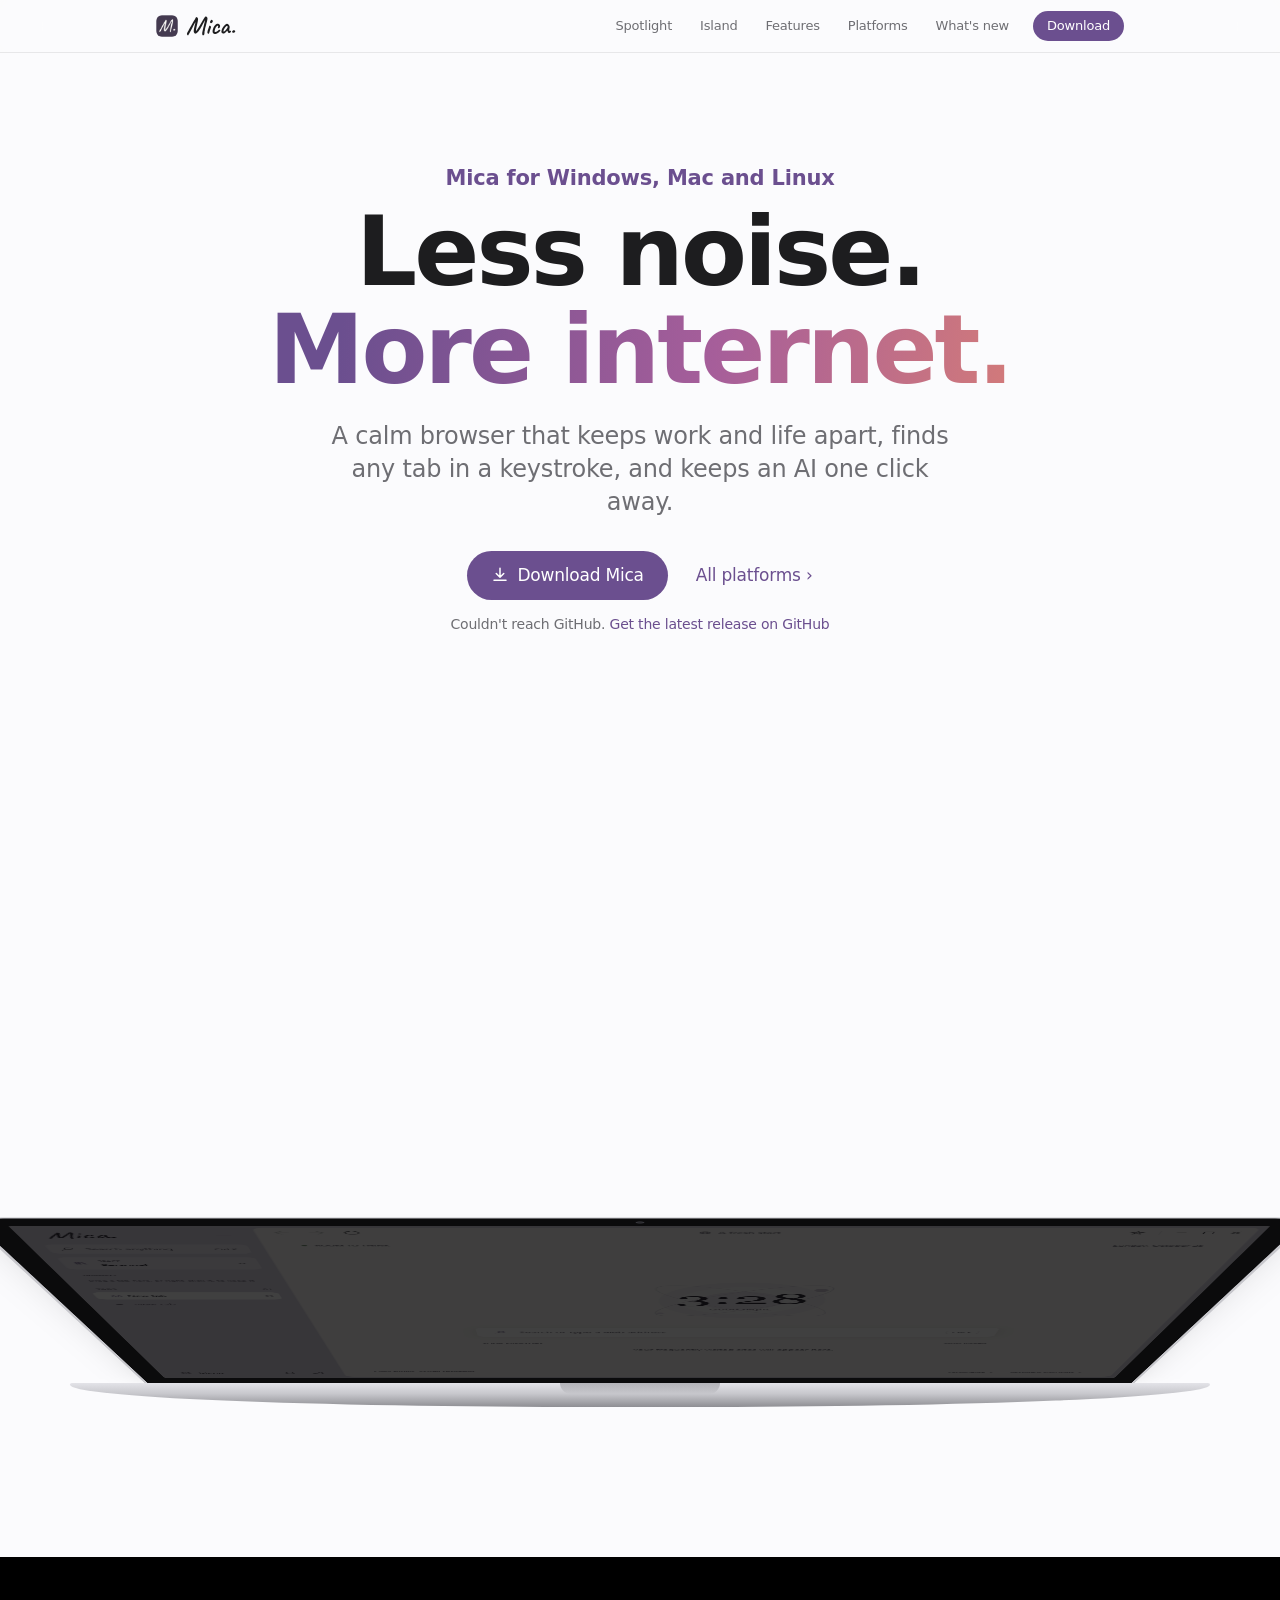
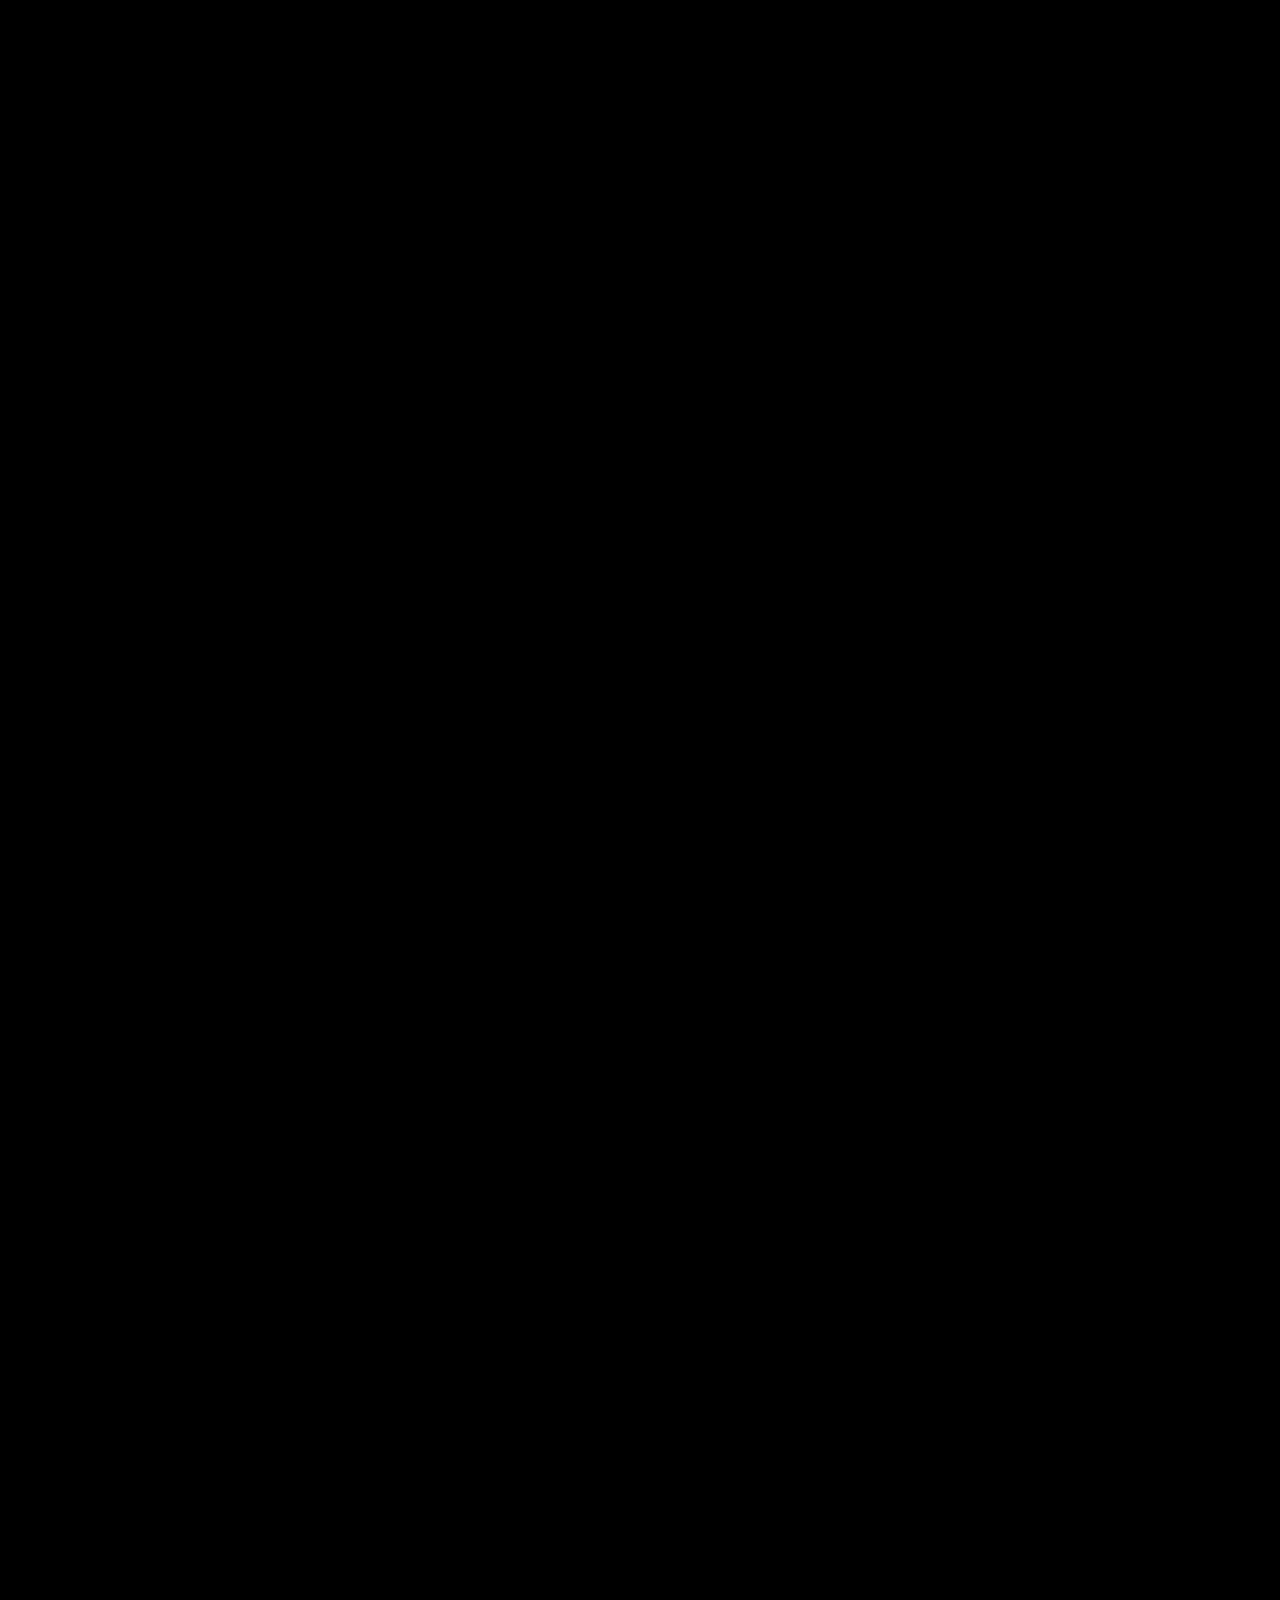
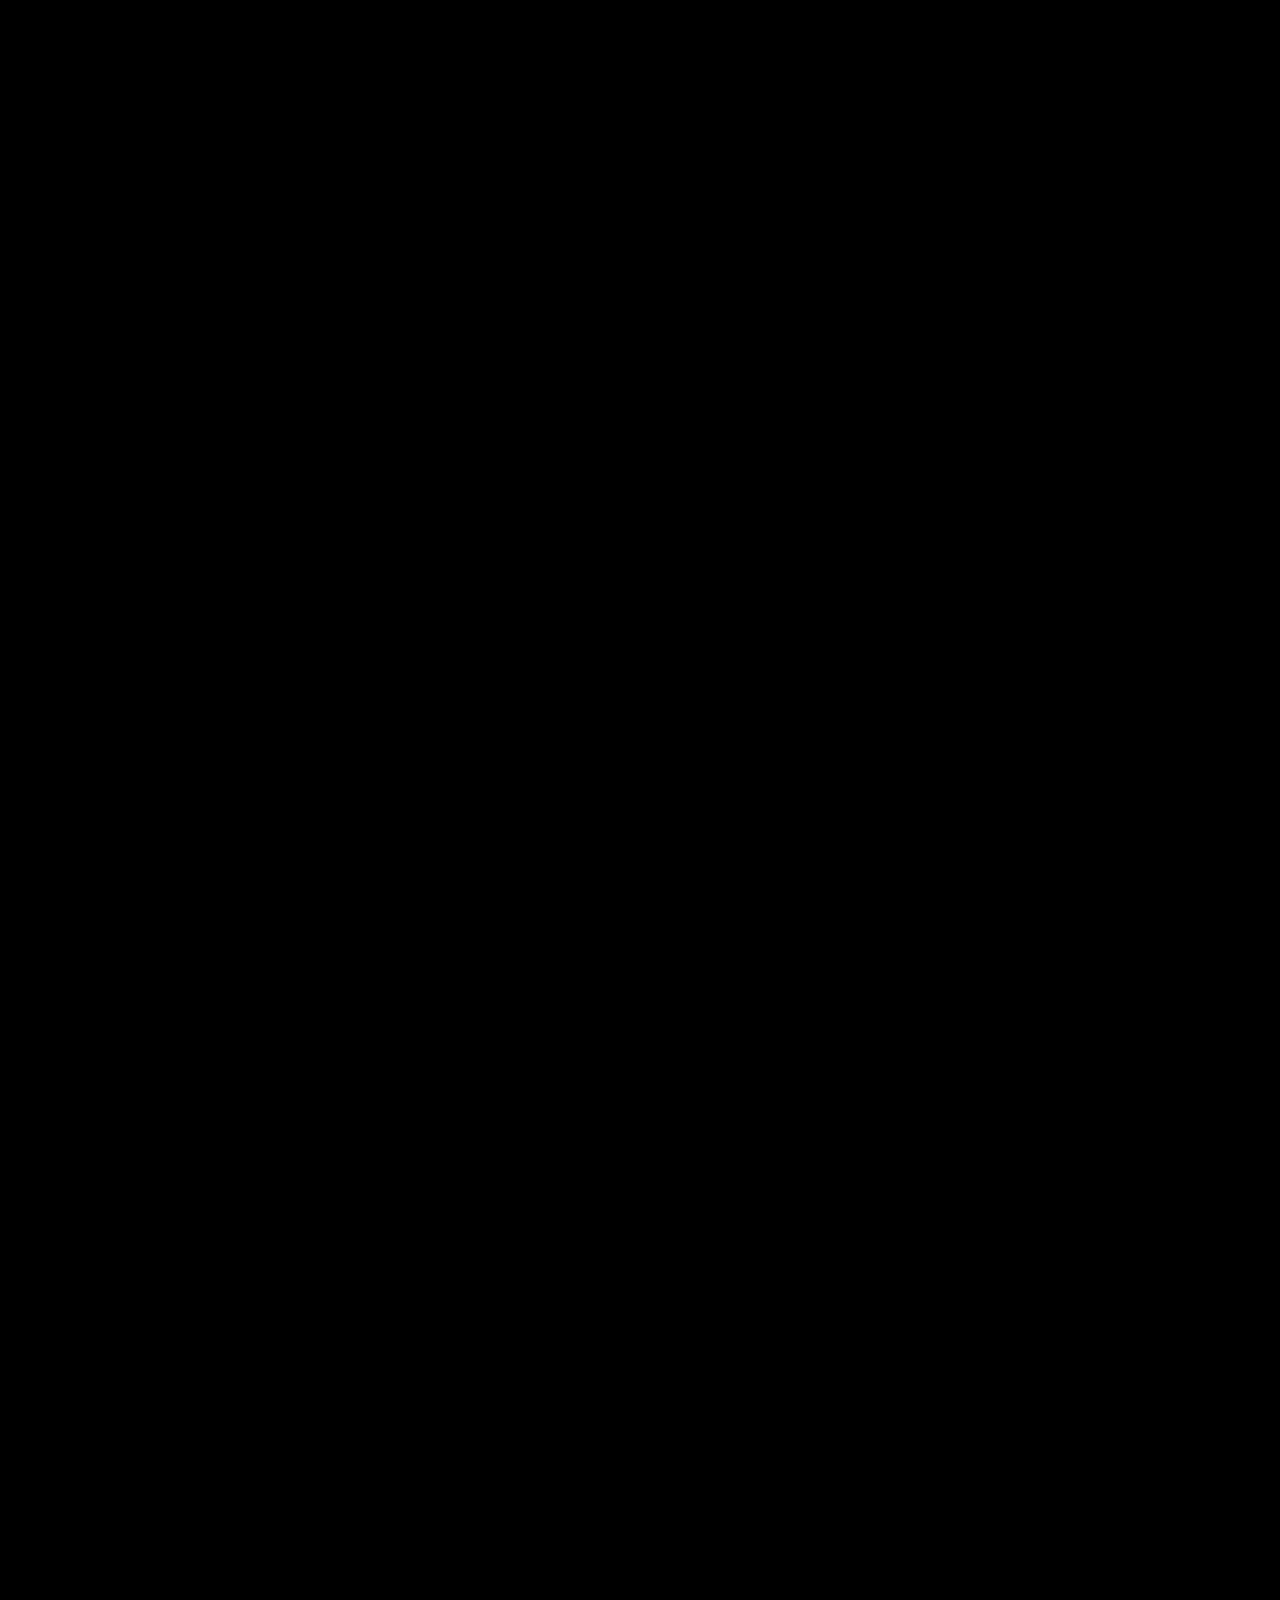
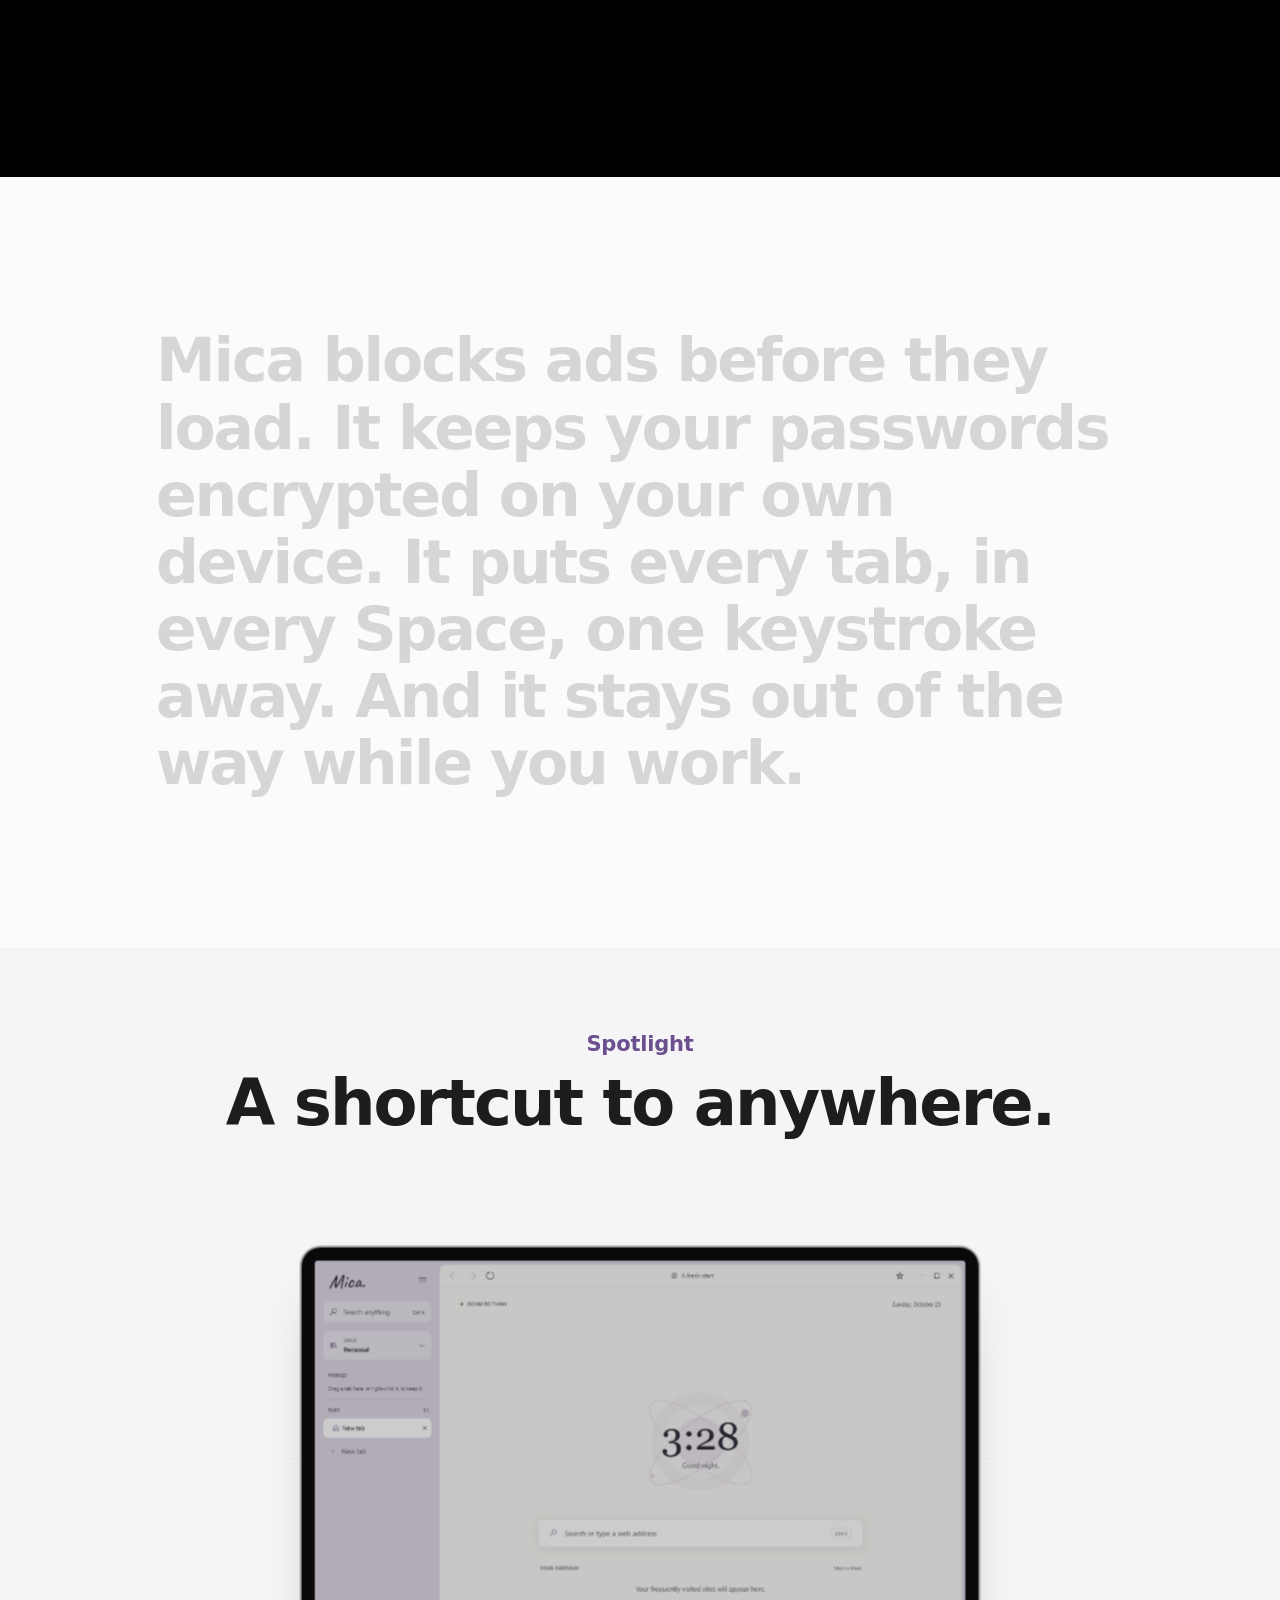
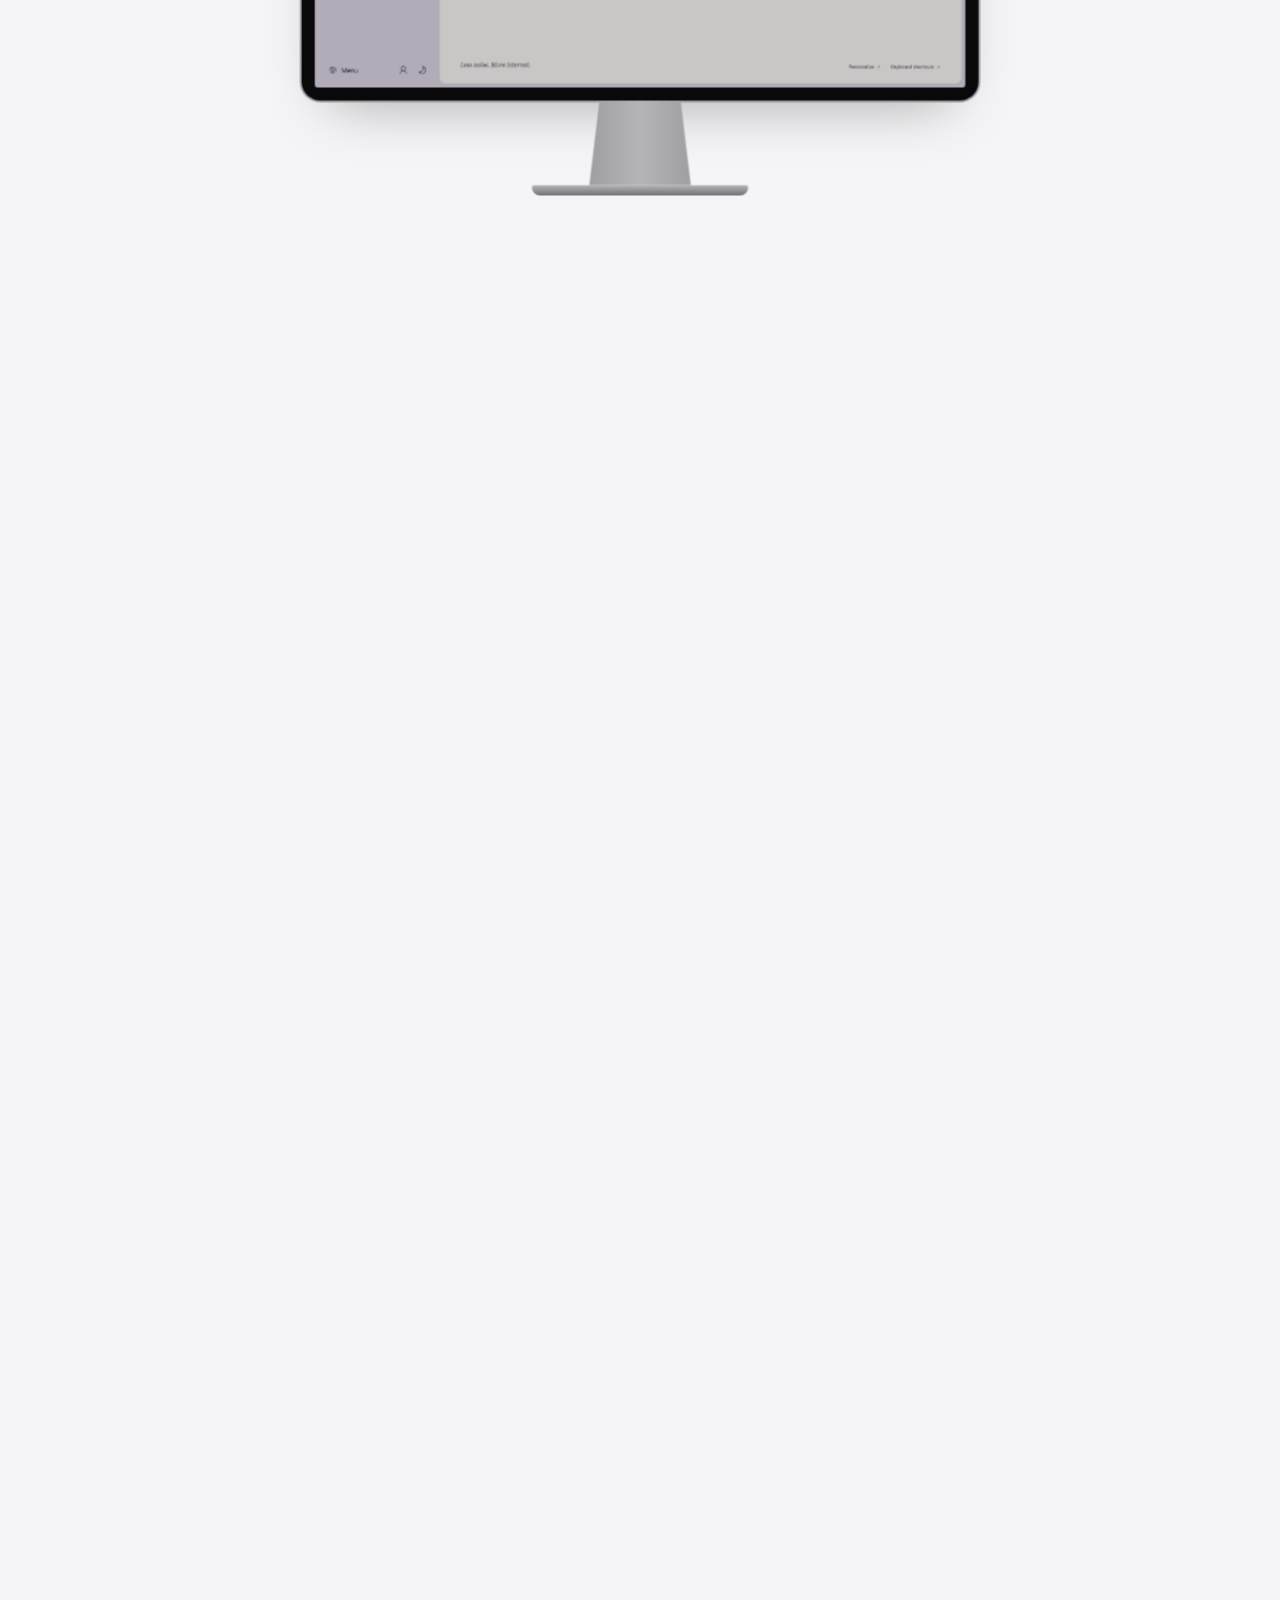
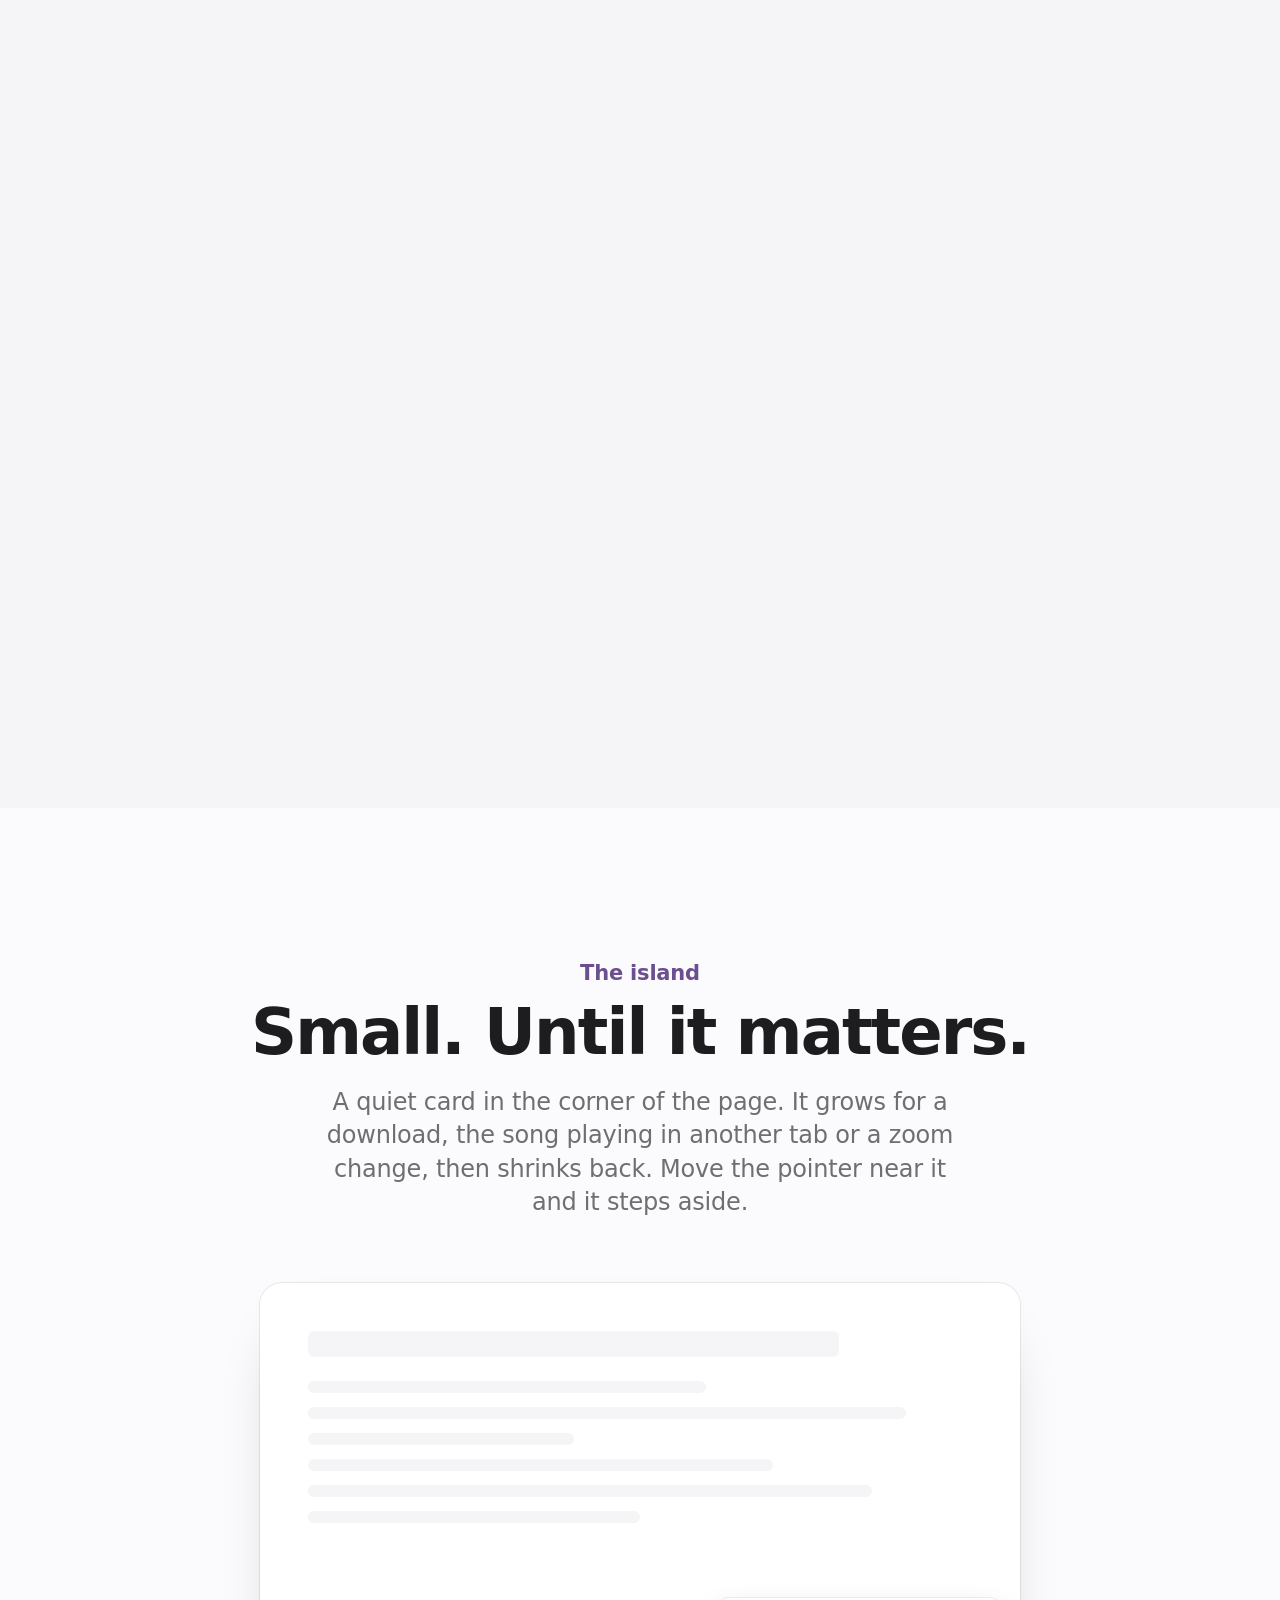
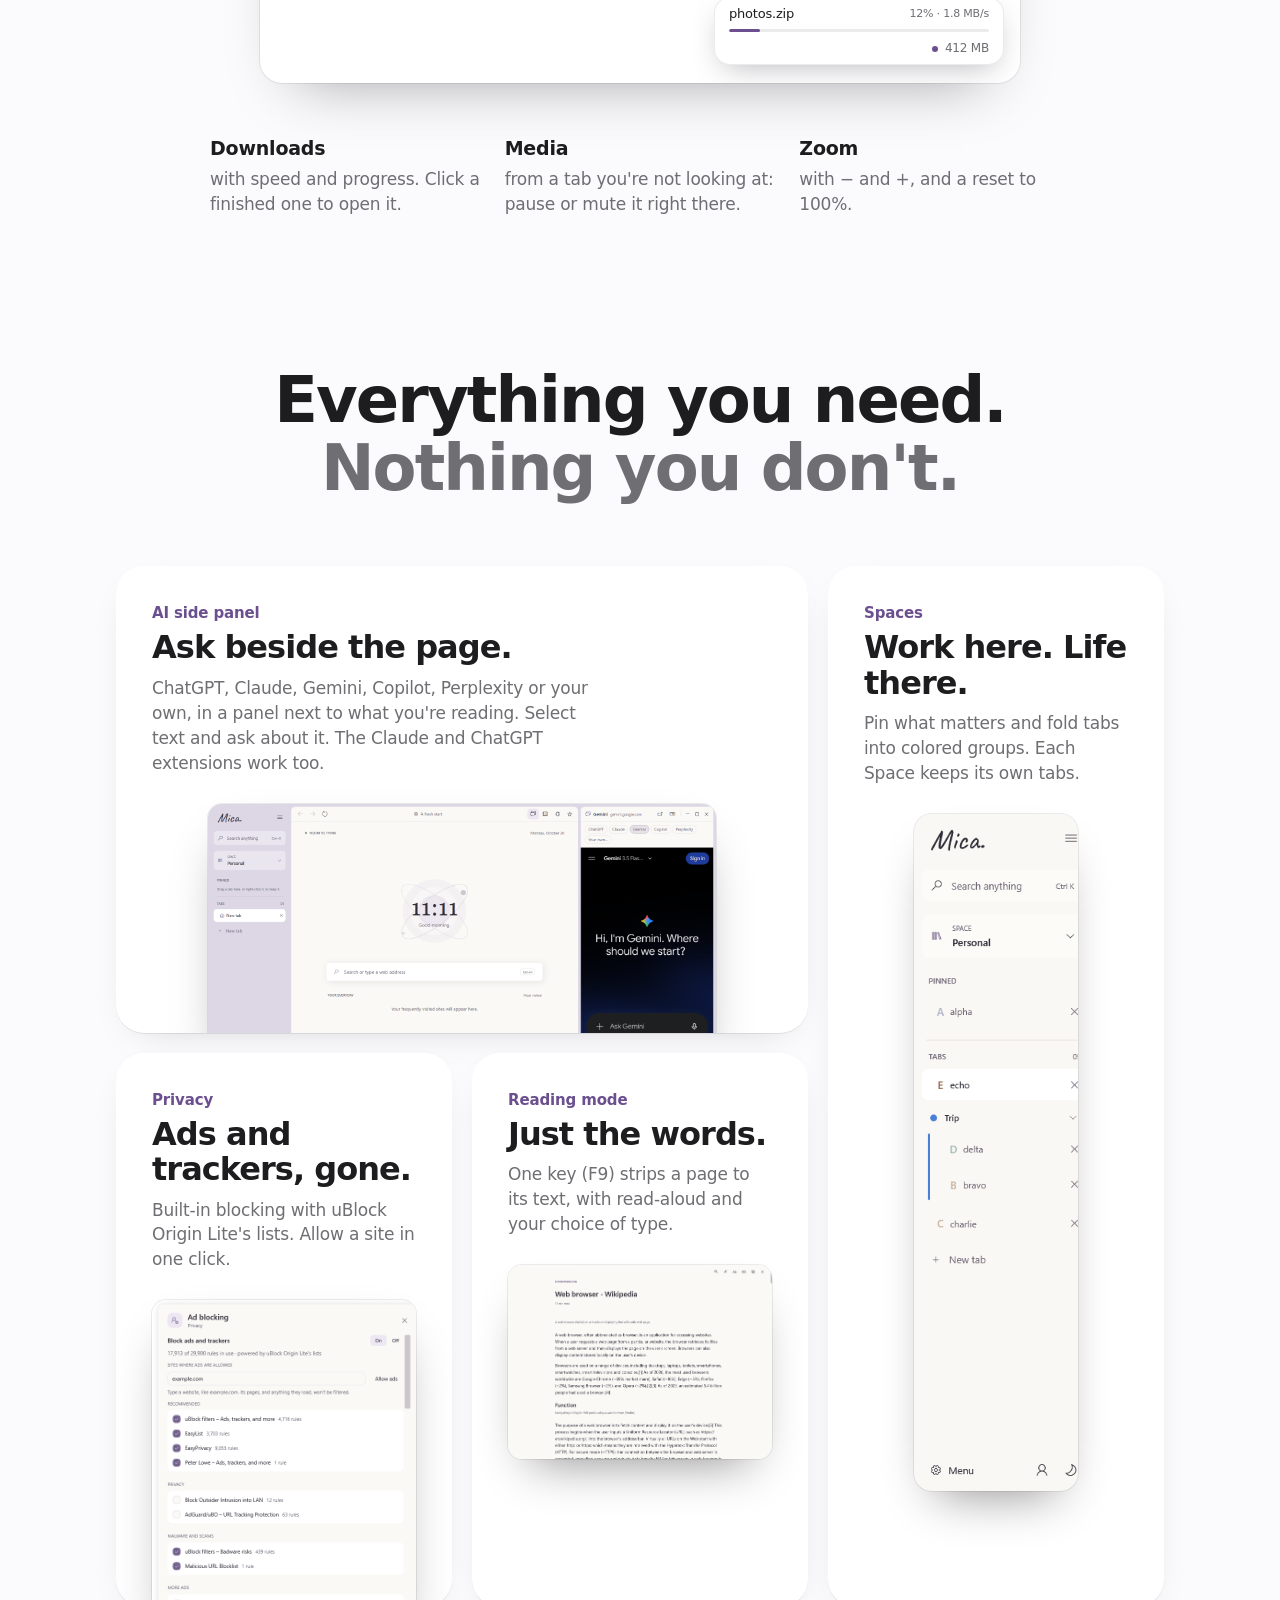
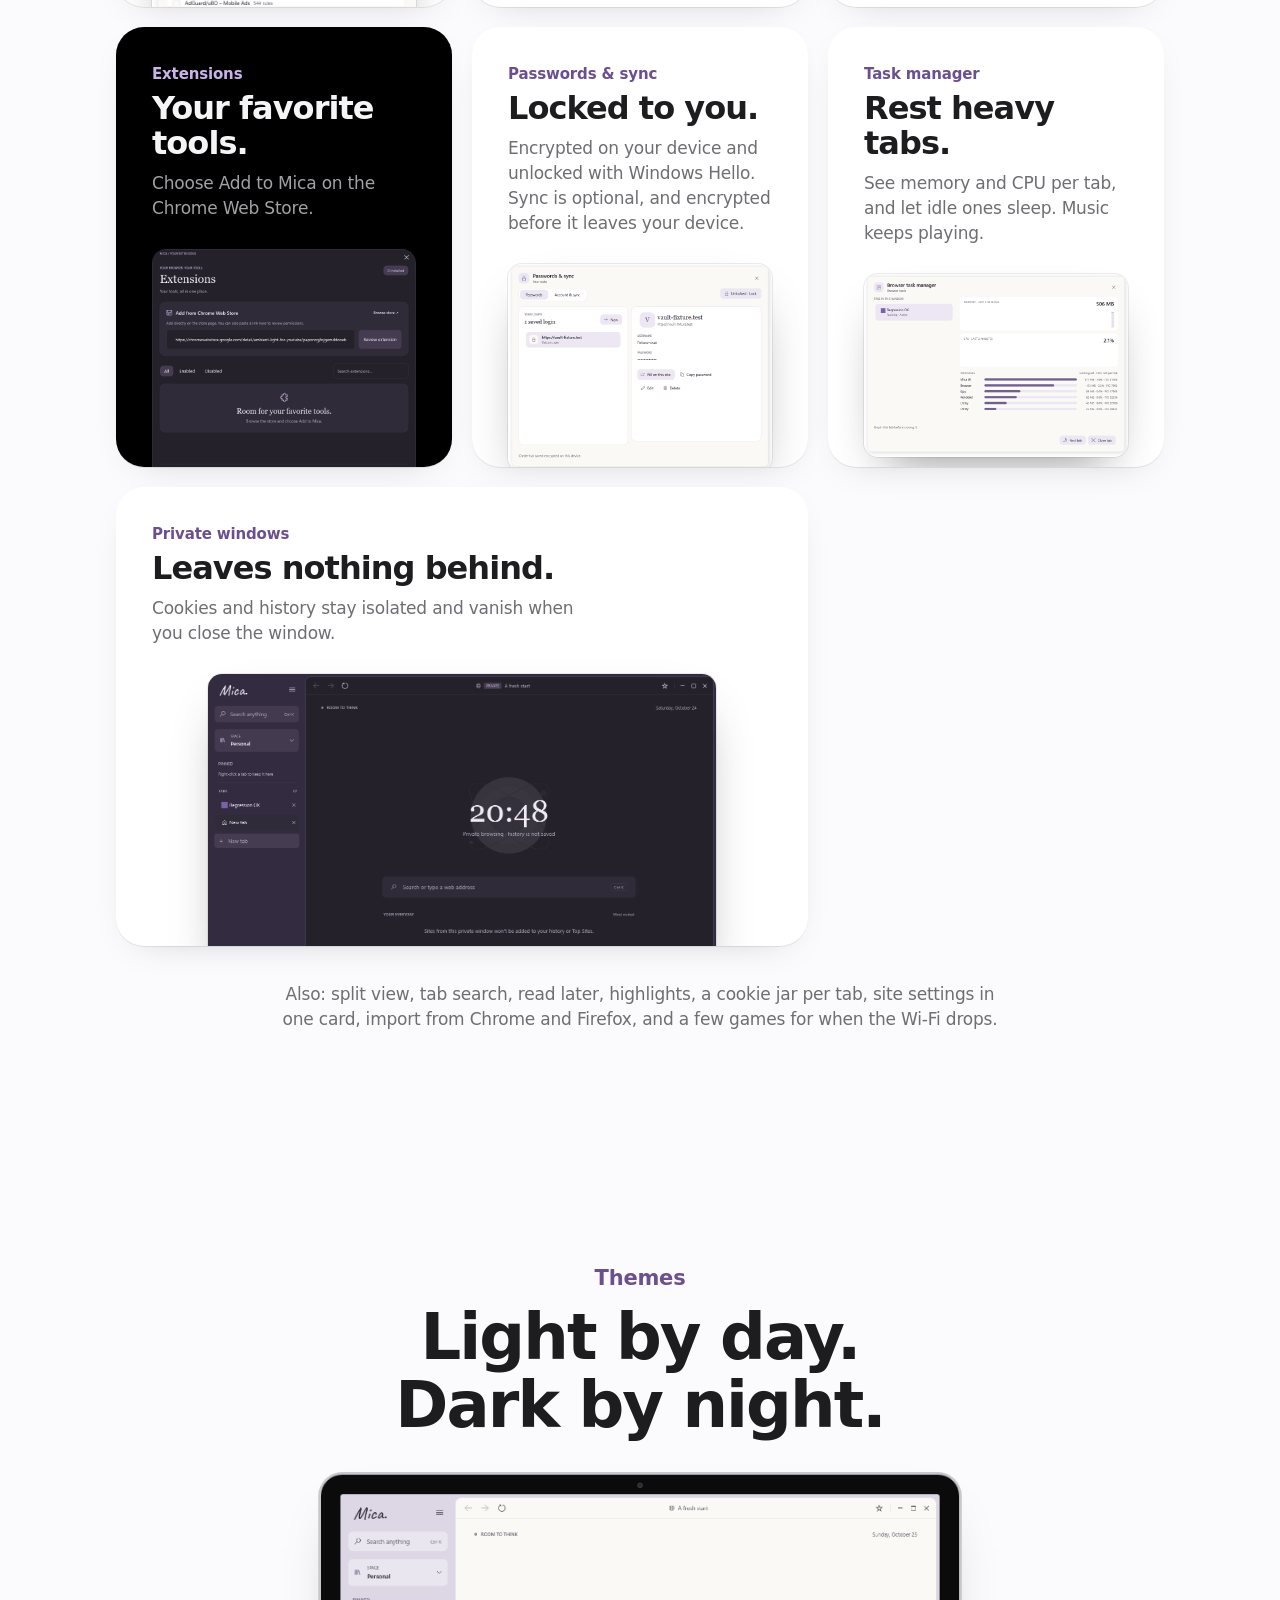
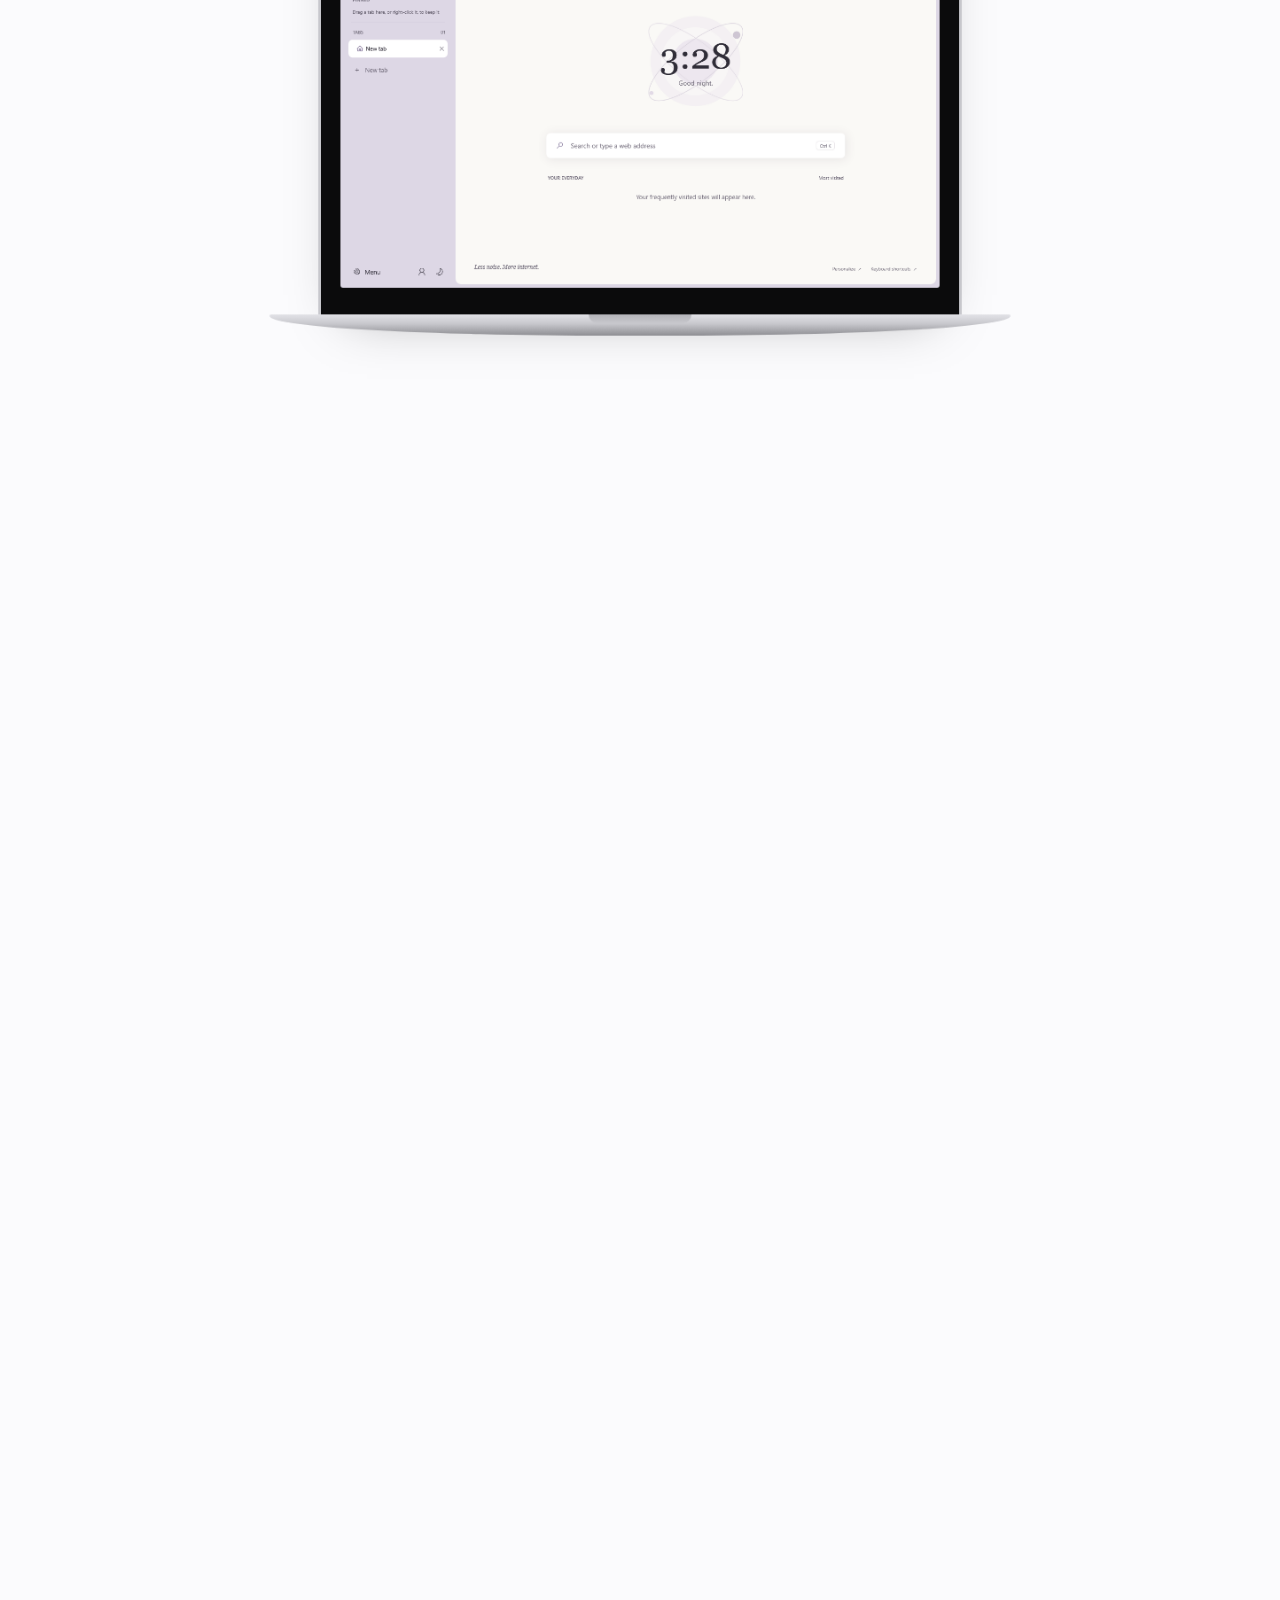
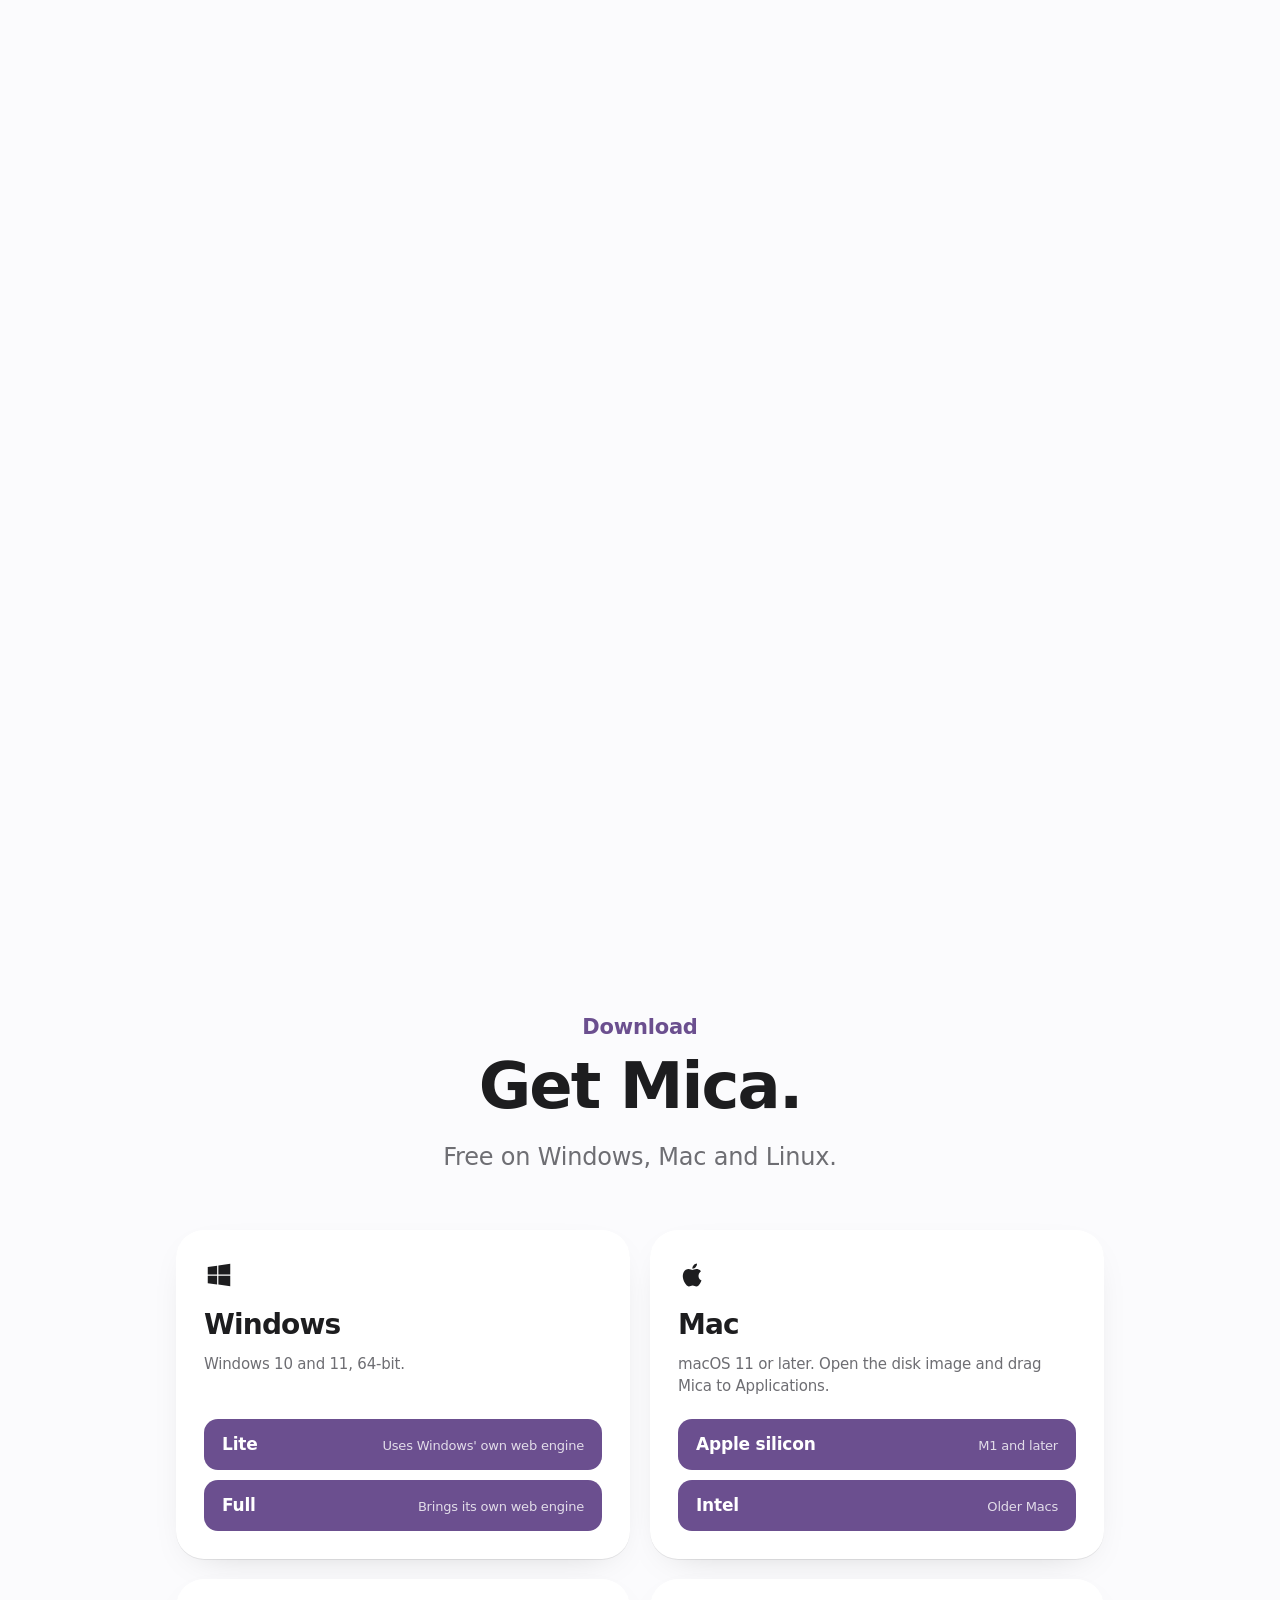
<file: index.html>
<!doctype html>
<html lang="en">
<head>
<meta charset="utf-8">
<meta name="viewport" content="width=device-width, initial-scale=1">
<title>Mica Browser: less noise, more internet</title>
<meta name="description" content="Mica is a calm browser for Windows, Mac and Linux: Spaces, Spotlight search, an AI side panel, ad blocking and an encrypted password vault.">
<link rel="canonical" href="https://lessnoise.online/">
<meta name="theme-color" content="#fbfbfd" media="(prefers-color-scheme: light)">
<meta name="theme-color" content="#000000" media="(prefers-color-scheme: dark)">

<meta property="og:type" content="website">
<meta property="og:site_name" content="Mica">
<meta property="og:url" content="https://lessnoise.online/">
<meta property="og:title" content="Mica: less noise, more internet">
<meta property="og:description" content="A calm browser for Windows, Mac and Linux, with Spaces, Spotlight search, an AI side panel and a built-in password vault.">
<meta property="og:image" content="https://lessnoise.online/assets/og-image.png">
<meta property="og:image:width" content="1200">
<meta property="og:image:height" content="630">
<meta property="og:image:alt" content="Mica browser: Less noise. More internet.">
<meta name="twitter:card" content="summary_large_image">
<meta name="twitter:title" content="Mica: less noise, more internet">
<meta name="twitter:description" content="A calm browser for Windows, Mac and Linux, with Spaces and Spotlight search.">
<meta name="twitter:image" content="https://lessnoise.online/assets/og-image.png">

<script type="application/ld+json">
{
  "@context": "https://schema.org",
  "@type": "SoftwareApplication",
  "name": "Mica",
  "operatingSystem": "Windows 10, Windows 11, macOS, Linux",
  "applicationCategory": "BrowserApplication",
  "description": "A calm browser with Spaces, Spotlight search, an AI side panel, ad blocking and an encrypted password vault.",
  "url": "https://lessnoise.online/",
  "image": "https://lessnoise.online/assets/og-image.png",
  "downloadUrl": "https://github.com/RumiDaNeko/mica./releases/latest",
  "offers": { "@type": "Offer", "price": "0", "priceCurrency": "USD" }
}
</script>

<link rel="icon" href="assets/Mica.ico">
<link rel="apple-touch-icon" href="assets/Mica.png">
<link rel="stylesheet" href="style.css">
<script>document.documentElement.classList.add('js')</script>
</head>
<body>
<header class="nav">
  <div class="nav-inner">
    <a class="brand" href="#top" aria-label="Mica home"><img src="assets/Mica.png" alt="" width="22" height="22"><span>Mica.</span></a>
    <nav aria-label="Sections">
      <a href="#spotlight">Spotlight</a>
      <a href="#island">Island</a>
      <a href="#features">Features</a>
      <a href="#download">Platforms</a>
      <a href="#releases">What's new</a>
    </nav>
    <a class="pill pill-small" href="#download">Download</a>
  </div>
</header>

<main id="top">
  <!-- Hero: the product on a laptop whose lid opens as you scroll. -->
  <section class="hero">
    <p class="eyebrow reveal">Mica for Windows, Mac and Linux</p>
    <h1 class="reveal">Less noise.<br><span class="tint">More internet.</span></h1>
    <p class="lede reveal">A calm browser that keeps work and life apart, finds any tab in a keystroke, and keeps an AI one click away.</p>
    <div class="cta reveal">
      <a class="pill" href="#download" data-primary>
        <svg viewBox="0 0 24 24" aria-hidden="true"><path d="M12 3v12m0 0-5-5m5 5 5-5M4 19h16"/></svg>
        <span data-primary-label>Download Mica</span>
      </a>
      <a class="link" href="#download">All platforms ›</a>
    </div>
    <p class="meta reveal" data-meta>Free · Windows, Mac and Linux</p>

    <div class="stage reveal-scale">
      <div class="laptop">
        <div class="lid">
          <span class="camera" aria-hidden="true"></span>
          <div class="display">
            <picture>
              <source srcset="assets/mica-dark.png" media="(prefers-color-scheme: dark)">
              <img src="assets/mica-home.png" alt="Mica's home page with the sidebar, a clock and a search box" width="1280" height="840">
            </picture>
          </div>
        </div>
        <div class="base" aria-hidden="true"><span class="notch"></span></div>
      </div>
    </div>
  </section>

  <!-- Close-up: a beam of light, the new tab zoomed into its clock, then a pull back as you scroll. -->
  <section class="closeup" aria-label="Mica's new tab, up close">
    <div class="closeup-sticky">
      <div class="beam" aria-hidden="true"><span class="beam-line"></span><span class="beam-cone"></span><span class="beam-spot"></span></div>
      <div class="closeup-head">
        <p class="eyebrow">Your new tab</p>
        <h2>Room to think.</h2>
      </div>
      <div class="closeup-device laptop" data-focus-x="0.592" data-focus-y="0.383">
        <div class="lid">
          <span class="camera" aria-hidden="true"></span>
          <div class="display"><img src="assets/mica-personal-home.png" alt="Mica's new tab: a large clock, a search box and favourite sites" width="1280" height="840"></div>
        </div>
        <div class="base" aria-hidden="true"><span class="notch"></span></div>
      </div>
      <p class="closeup-caption">A clock, your favourite sites and one search box.<br>Nothing else asks for your attention.</p>
    </div>
  </section>

  <section class="statement" aria-label="What Mica does">
    <p class="statement-text" data-words>Mica blocks ads before they load. It keeps your passwords encrypted on your own device. It puts every tab, in every Space, one keystroke away. And it stays out of the way while you work.</p>
  </section>

  <!-- Spotlight: the shortcut keys press down, Spotlight opens on the monitor, then the camera moves in. -->
  <section id="spotlight" class="keys" aria-label="Spotlight">
    <div class="keys-sticky">
      <div class="keys-head">
        <p class="eyebrow">Spotlight</p>
        <h2>A shortcut to anywhere.</h2>
      </div>
      <div class="keycaps" aria-hidden="true"><kbd data-mod>Ctrl</kbd><span class="plus">+</span><kbd>K</kbd></div>
      <div class="monitor keys-monitor">
        <div class="panel">
          <div class="layers">
            <img src="assets/mica-home.png" alt="" class="layer-before" loading="lazy" width="1280" height="840">
            <img src="assets/mica-spotlight.png" alt="Spotlight search open over a Mica window" class="layer-after" loading="lazy" width="1280" height="840">
          </div>
        </div>
        <div class="neck" aria-hidden="true"></div>
        <div class="foot" aria-hidden="true"></div>
      </div>
      <p class="keys-caption">Search open tabs in every Space, your bookmarks and history, or jump straight to the web.</p>
    </div>
  </section>

  <!-- The island: a live model of the little status card in the corner of every page. -->
  <section id="island" class="island-scene">
    <p class="eyebrow reveal">The island</p>
    <h2 class="reveal">Small. Until it matters.</h2>
    <p class="lede reveal">A quiet card in the corner of the page. It grows for a download, the song playing in another tab or a zoom change, then shrinks back. Move the pointer near it and it steps aside.</p>
    <div class="island-stage reveal-scale" aria-hidden="true">
      <div class="island-page">
        <span class="line w80"></span><span class="line w60"></span><span class="line w90"></span><span class="line w40"></span>
        <span class="line w70"></span><span class="line w85"></span><span class="line w50"></span>
      </div>
      <div class="island" data-island>
        <div class="island-row island-media" data-row="media">
          <span class="island-glyph">♪</span><span class="island-name">Lo-fi beats to browse to</span><span class="island-btn">❚❚</span>
        </div>
        <div class="island-row island-zoom" data-row="zoom">
          <span class="island-glyph">⌕</span><span class="island-btn">−</span><span class="island-level" data-zoom-level>110%</span><span class="island-btn">+</span><span class="island-btn">↺</span>
        </div>
        <div class="island-row island-download" data-row="download">
          <span class="island-name">photos.zip</span><span class="island-note" data-dl-note>45% · 2.3 MB/s</span>
          <span class="island-bar"><span data-dl-bar></span></span>
        </div>
        <div class="island-mem"><span class="island-dot"></span><span>412 MB</span></div>
      </div>
    </div>
    <ul class="island-points reveal">
      <li><strong>Downloads</strong> with speed and progress. Click a finished one to open it.</li>
      <li><strong>Media</strong> from a tab you're not looking at: pause or mute it right there.</li>
      <li><strong>Zoom</strong> with − and +, and a reset to 100%.</li>
    </ul>
  </section>

  <!-- Feature tiles. -->
  <section id="features" class="features">
    <h2 class="reveal">Everything you need.<br><span class="muted">Nothing you don't.</span></h2>
    <div class="bento">
      <article class="tile tile-wide reveal">
        <div class="tile-copy">
          <p class="eyebrow">AI side panel</p>
          <h3>Ask beside the page.</h3>
          <p>ChatGPT, Claude, Gemini, Copilot, Perplexity or your own, in a panel next to what you're reading. Select text and ask about it. The Claude and ChatGPT extensions work too.</p>
        </div>
        <img src="assets/mica-ai-panel.png" alt="Mica with the AI side panel open beside the new tab" loading="lazy" class="shot-float">
      </article>
      <article class="tile tile-tall reveal">
        <div class="tile-copy">
          <p class="eyebrow">Spaces</p>
          <h3>Work here. Life there.</h3>
          <p>Pin what matters and fold tabs into colored groups. Each Space keeps its own tabs.</p>
        </div>
        <img src="assets/tabs-grouped.png" alt="Sidebar with pinned tabs and a tab group" loading="lazy" class="shot-sidebar">
      </article>
      <article class="tile reveal">
        <div class="tile-copy">
          <p class="eyebrow">Privacy</p>
          <h3>Ads and trackers, gone.</h3>
          <p>Built-in blocking with uBlock Origin Lite's lists. Allow a site in one click.</p>
        </div>
        <img src="assets/ad-blocking.png" alt="Ad blocking settings with filter lists" loading="lazy" class="shot-float">
      </article>
      <article class="tile reveal">
        <div class="tile-copy">
          <p class="eyebrow">Reading mode</p>
          <h3>Just the words.</h3>
          <p>One key (F9) strips a page to its text, with read-aloud and your choice of type.</p>
        </div>
        <img src="assets/mica-reader.png" alt="An article in Mica's reading mode" loading="lazy" class="shot-float">
      </article>
      <article class="tile tile-dark reveal">
        <div class="tile-copy">
          <p class="eyebrow">Extensions</p>
          <h3>Your favorite tools.</h3>
          <p>Choose Add to Mica on the Chrome Web Store.</p>
        </div>
        <img src="assets/mica-extensions-v0111-dark.png" alt="Extensions manager" loading="lazy" class="shot-float">
      </article>
      <article class="tile reveal">
        <div class="tile-copy">
          <p class="eyebrow">Passwords &amp; sync</p>
          <h3>Locked to you.</h3>
          <p>Encrypted on your device and unlocked with Windows Hello. Sync is optional, and encrypted before it leaves your device.</p>
        </div>
        <img src="assets/mica-vault.png" alt="Passwords and sync vault" loading="lazy" class="shot-float">
      </article>
      <article class="tile reveal">
        <div class="tile-copy">
          <p class="eyebrow">Task manager</p>
          <h3>Rest heavy tabs.</h3>
          <p>See memory and CPU per tab, and let idle ones sleep. Music keeps playing.</p>
        </div>
        <img src="assets/mica-task-manager.png" alt="Browser task manager" loading="lazy" class="shot-float">
      </article>
      <article class="tile tile-wide reveal">
        <div class="tile-copy">
          <p class="eyebrow">Private windows</p>
          <h3>Leaves nothing behind.</h3>
          <p>Cookies and history stay isolated and vanish when you close the window.</p>
        </div>
        <img src="assets/mica-private.png" alt="A private Mica window" loading="lazy" class="shot-float">
      </article>
    </div>
    <p class="more-list reveal">Also: split view, tab search, read later, highlights, a cookie jar per tab, site settings in one card, import from Chrome and Firefox, and a few games for when the Wi‑Fi drops.</p>
  </section>

  <!-- Light to dark: a bright edge sweeps across the laptop and the page darkens with it. -->
  <section class="themes" aria-label="Light and dark themes">
    <div class="themes-sticky">
      <div class="themes-head">
        <p class="eyebrow">Themes</p>
        <h2>Light by day.<br>Dark by night.</h2>
      </div>
      <div class="laptop themes-laptop">
        <div class="lid">
          <span class="camera" aria-hidden="true"></span>
          <div class="display layers">
            <img src="assets/mica-home.png" alt="Mica in its light theme" class="layer-before" loading="lazy" width="1280" height="840">
            <img src="assets/mica-dark.png" alt="Mica in its dark theme" class="layer-after" loading="lazy" width="1280" height="840">
            <span class="sweep" aria-hidden="true"></span>
          </div>
        </div>
        <div class="base" aria-hidden="true"><span class="notch"></span></div>
      </div>
      <p class="themes-caption">Mica follows your system, or the theme you pick. Private windows match it too.</p>
    </div>
  </section>

  <!-- Every platform. app.js fills each card from the latest release; one without a file yet says so. -->
  <section id="download" class="download">
    <p class="eyebrow reveal">Download</p>
    <h2 class="reveal">Get Mica.</h2>
    <p class="lede reveal" data-version-line>Free on Windows, Mac and Linux.</p>
    <div class="platforms">
      <article class="platform reveal" data-platform="windows">
        <span class="badge" hidden>For this device</span>
        <svg class="platform-icon" viewBox="0 0 24 24" aria-hidden="true"><path d="M3 5.5 10.5 4.5v7H3zM11.5 4.4 21 3v8.5h-9.5zM3 12.5h7.5v7L3 18.5zM11.5 12.5H21V21l-9.5-1.4z"/></svg>
        <h3>Windows</h3>
        <p class="platform-note">Windows 10 and 11, 64-bit.</p>
        <div class="choices">
          <a class="choice" data-asset="lite" href="https://github.com/RumiDaNeko/mica./releases/latest"><span>Lite</span><small data-size>Uses Windows' own web engine</small></a>
          <a class="choice" data-asset="full" href="https://github.com/RumiDaNeko/mica./releases/latest"><span>Full</span><small data-size>Brings its own web engine</small></a>
        </div>
      </article>
      <article class="platform reveal" data-platform="mac">
        <span class="badge" hidden>For this device</span>
        <svg class="platform-icon" viewBox="0 0 24 24" aria-hidden="true"><path d="M16.4 12.6c0-2.4 2-3.5 2-3.6-1.1-1.6-2.8-1.8-3.4-1.8-1.4-.2-2.8.8-3.5.8s-1.8-.8-3-.8C6.9 7.2 5.4 8.1 4.6 9.6c-1.6 2.8-.4 7 1.2 9.2.8 1.1 1.7 2.4 2.9 2.3 1.2 0 1.6-.7 3-.7s1.8.7 3 .7 2-1.1 2.8-2.2c.9-1.3 1.2-2.5 1.3-2.6-.1 0-2.4-.9-2.4-3.7zM14.2 5.6c.6-.8 1.1-1.8 1-2.9-.9 0-2.1.6-2.7 1.4-.6.7-1.1 1.8-1 2.8 1 .1 2.1-.5 2.7-1.3z"/></svg>
        <h3>Mac</h3>
        <p class="platform-note">macOS 11 or later. Open the disk image and drag Mica to Applications.</p>
        <div class="choices">
          <a class="choice" data-asset="mac-arm" href="https://github.com/RumiDaNeko/mica./releases/latest"><span>Apple silicon</span><small data-size>M1 and later</small></a>
          <a class="choice" data-asset="mac-intel" href="https://github.com/RumiDaNeko/mica./releases/latest"><span>Intel</span><small data-size>Older Macs</small></a>
        </div>
      </article>
      <article class="platform reveal" data-platform="linux">
        <span class="badge" hidden>For this device</span>
        <svg class="platform-icon" viewBox="0 0 24 24" aria-hidden="true"><path d="M12 2.5c-2 0-3.3 1.7-3.3 4.2 0 1.4.3 2.2-.6 3.6-1 1.6-3 4.2-3 6.7 0 .7.2 1.2.5 1.6-.6.4-1.3.9-1.1 1.5.3.9 2.2.6 3.4 1.1 1.1.4 2 .6 2.6-.1.4.1 1 .2 1.5.2s1.1-.1 1.5-.2c.6.7 1.5.5 2.6.1 1.2-.5 3.1-.2 3.4-1.1.2-.6-.5-1.1-1.1-1.5.3-.4.5-.9.5-1.6 0-2.5-2-5.1-3-6.7-.9-1.4-.6-2.2-.6-3.6 0-2.5-1.3-4.2-3.3-4.2zm-1.3 3.4c.4 0 .7.5.7 1.1s-.3 1.1-.7 1.1-.7-.5-.7-1.1.3-1.1.7-1.1zm2.6 0c.4 0 .7.5.7 1.1s-.3 1.1-.7 1.1-.7-.5-.7-1.1.3-1.1.7-1.1zM12 8.6c.8 0 1.8.5 1.8.9s-1 1-1.8 1-1.8-.6-1.8-1 1-.9 1.8-.9z"/></svg>
        <h3>Linux</h3>
        <p class="platform-note">One AppImage for most 64-bit distributions. Make it executable and run it.</p>
        <div class="choices">
          <a class="choice" data-asset="linux" href="https://github.com/RumiDaNeko/mica./releases/latest"><span>AppImage</span><small data-size>x86-64</small></a>
        </div>
      </article>
      <article class="platform platform-soon reveal" data-platform="mobile">
        <span class="badge" hidden>For this device</span>
        <svg class="platform-icon" viewBox="0 0 24 24" aria-hidden="true"><rect x="6.5" y="2.5" width="11" height="19" rx="2.5" fill="none" stroke="currentColor" stroke-width="1.6"/><path d="M10.5 18.5h3" stroke="currentColor" stroke-width="1.6" stroke-linecap="round"/></svg>
        <h3>Phones</h3>
        <p class="platform-note">Mica for Android and iPhone is on its way, with the same Spaces, Spotlight and vault.</p>
        <div class="choices">
          <a class="choice" data-asset="android" href="https://github.com/RumiDaNeko/mica./releases/latest"><span>Android</span><small data-size>Coming soon</small></a>
          <span class="choice" aria-disabled="true"><span>iPhone and iPad</span><small>Coming later</small></span>
        </div>
      </article>
    </div>
    <p class="fine reveal">Already using Mica? It updates itself. The installers aren't code-signed yet, so Windows may say <em>Unknown publisher</em> and a Mac may say the developer can't be verified (right-click Mica, choose Open, then Open). <a class="link" href="https://github.com/RumiDaNeko/mica./releases/latest" data-release-link>Checksums and release files ›</a></p>
  </section>

  <section id="releases" class="releases">
    <h2 class="reveal">What's new.</h2>
    <ol class="release-list" data-releases><li class="muted">Loading release notes from GitHub…</li></ol>
    <p><a class="link" href="https://github.com/RumiDaNeko/mica./releases">All releases on GitHub ›</a></p>
  </section>
</main>

<footer>
  <div class="foot-inner">
    <span class="wordmark">Mica.</span>
    <span>Less noise. More internet.</span>
    <span class="foot-links"><a class="link" href="privacy/">Privacy</a><a class="link" href="terms/">Terms</a><a class="link" href="delete-account/">Delete account</a><a class="link" href="https://github.com/RumiDaNeko/mica.">GitHub</a></span>
  </div>
</footer>

<script src="app.js"></script>
</body>
</html>
</file>
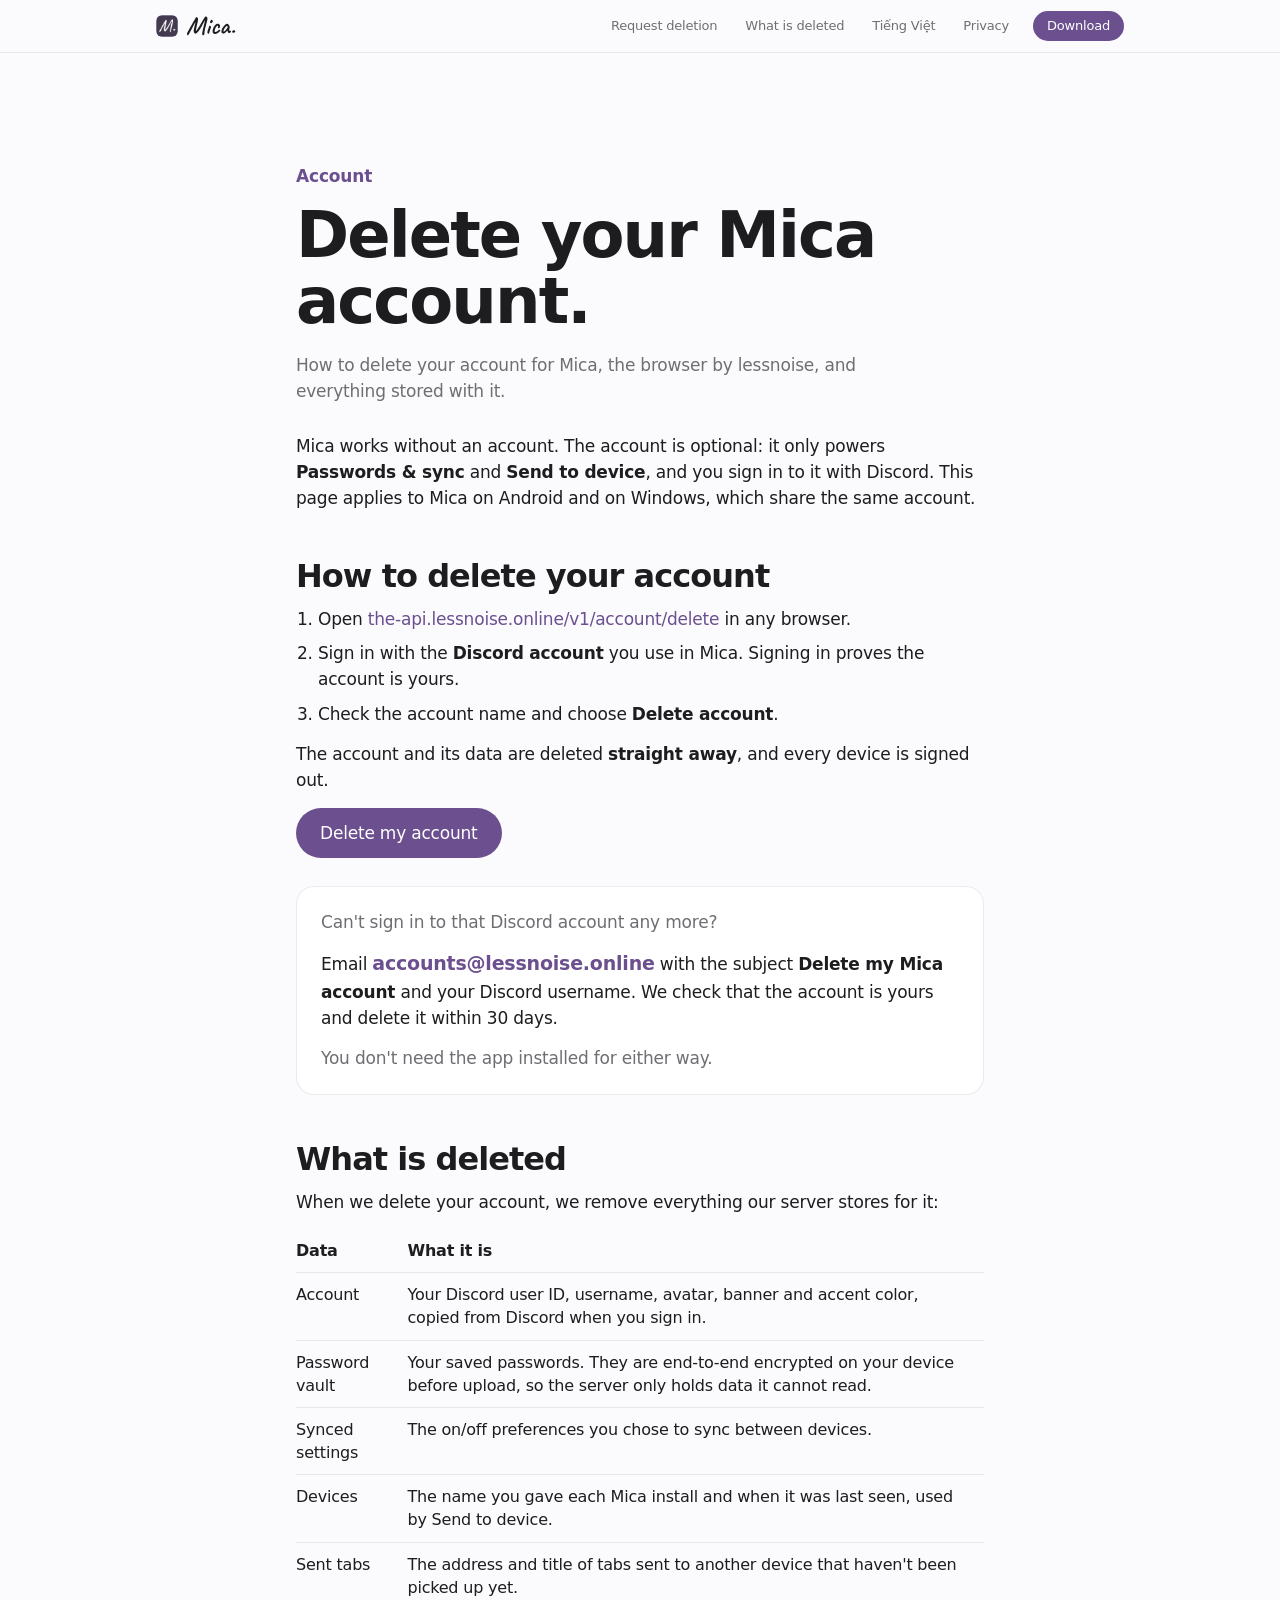
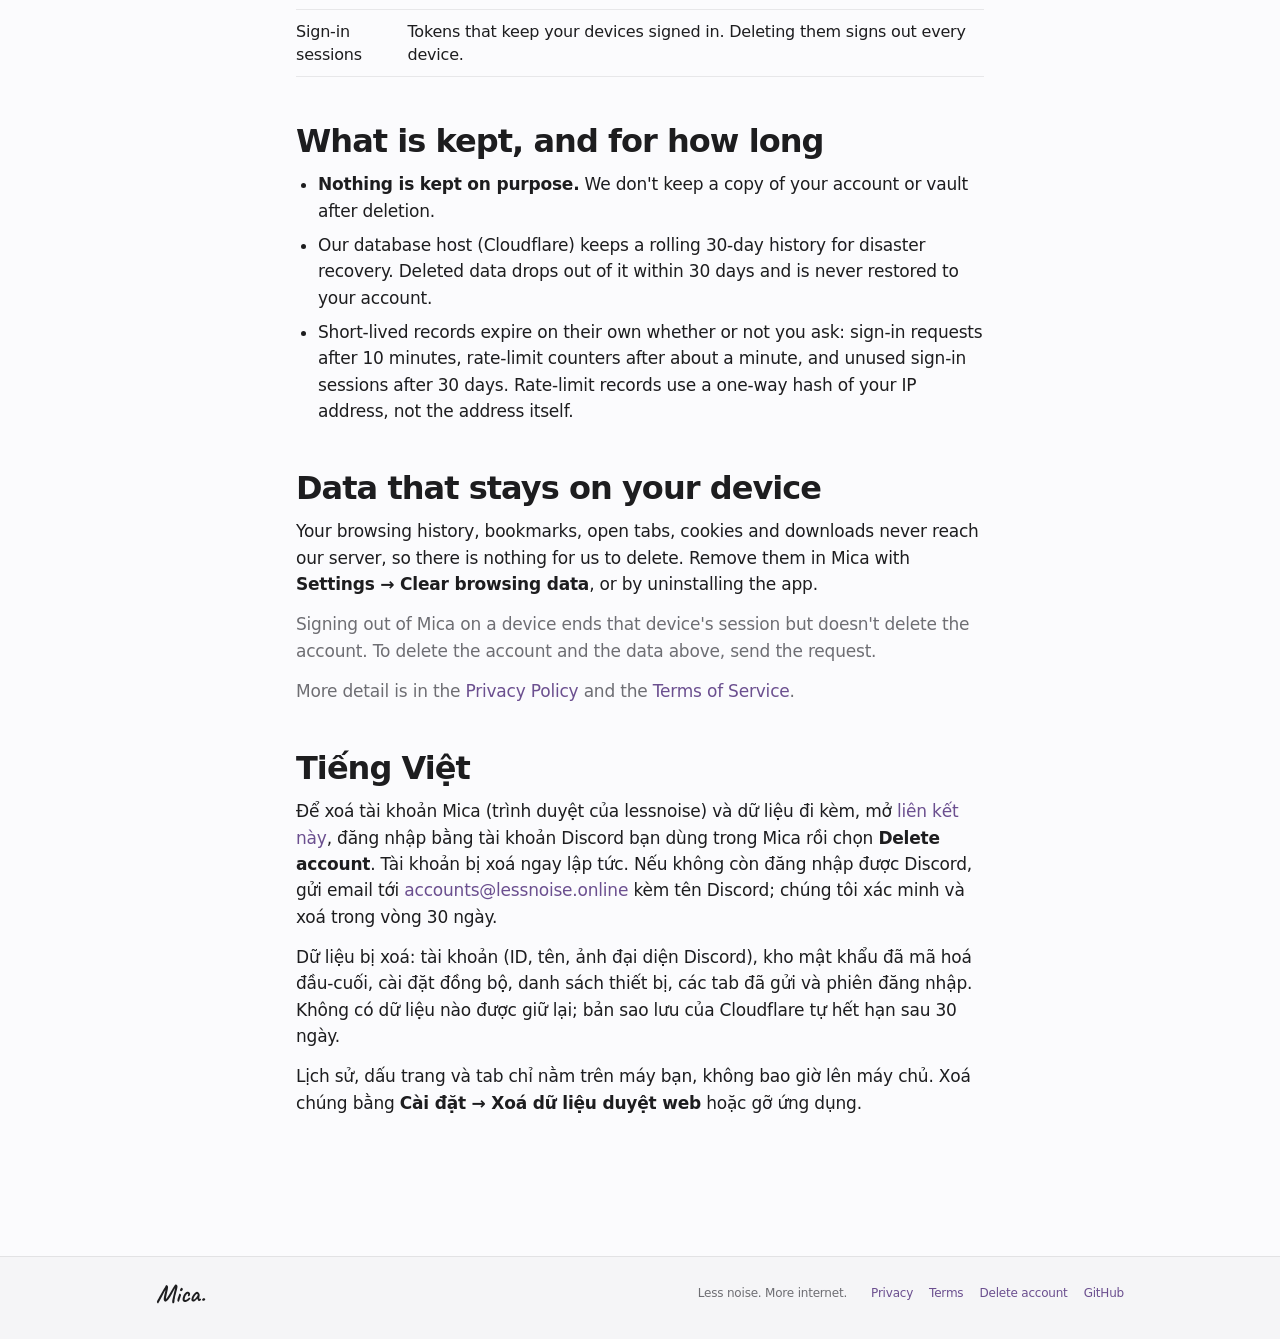
<file: delete-account/index.html>
<!doctype html>
<html lang="en">
<head>
<meta charset="utf-8">
<meta name="viewport" content="width=device-width, initial-scale=1">
<title>Delete your Mica account</title>
<meta name="description" content="How to delete your Mica account and the data stored with it. Mica is the browser by lessnoise.">
<link rel="canonical" href="https://lessnoise.online/delete-account">
<meta name="theme-color" content="#fbfbfd" media="(prefers-color-scheme: light)">
<meta name="theme-color" content="#000000" media="(prefers-color-scheme: dark)">
<link rel="icon" href="../assets/Mica.ico">
<link rel="apple-touch-icon" href="../assets/Mica.png">
<link rel="stylesheet" href="../style.css">
</head>
<body>
<header class="nav">
  <div class="nav-inner">
    <a class="brand" href="../" aria-label="Mica home"><img src="../assets/Mica.png" alt="" width="22" height="22"><span>Mica.</span></a>
    <nav aria-label="Sections">
      <a href="#request">Request deletion</a>
      <a href="#data">What is deleted</a>
      <a href="#vi" lang="vi">Tiếng Việt</a>
      <a href="../privacy/">Privacy</a>
    </nav>
    <a class="pill pill-small" href="../#download">Download</a>
  </div>
</header>

<main>
  <section class="doc">
    <p class="eyebrow">Account</p>
    <h1>Delete your Mica account.</h1>
    <p class="lede">How to delete your account for Mica, the browser by lessnoise, and everything stored with it.</p>

    <p>Mica works without an account. The account is optional: it only powers <strong>Passwords &amp; sync</strong> and <strong>Send to device</strong>, and you sign in to it with Discord. This page applies to Mica on Android and on Windows, which share the same account.</p>

    <h2 id="request">How to delete your account</h2>
    <ol>
      <li>Open <a class="link" href="https://the-api.lessnoise.online/v1/account/delete">the-api.lessnoise.online/v1/account/delete</a> in any browser.</li>
      <li>Sign in with the <strong>Discord account</strong> you use in Mica. Signing in proves the account is yours.</li>
      <li>Check the account name and choose <strong>Delete account</strong>.</li>
    </ol>
    <p>The account and its data are deleted <strong>straight away</strong>, and every device is signed out.</p>
    <p><a class="pill" href="https://the-api.lessnoise.online/v1/account/delete">Delete my account</a></p>
    <div class="card">
      <p class="muted">Can't sign in to that Discord account any more?</p>
      <p>Email <a class="link mail" href="mailto:accounts@lessnoise.online?subject=Delete%20my%20Mica%20account">accounts@lessnoise.online</a> with the subject <strong>Delete my Mica account</strong> and your Discord username. We check that the account is yours and delete it within 30 days.</p>
      <p class="muted">You don't need the app installed for either way.</p>
    </div>

    <h2 id="data">What is deleted</h2>
    <p>When we delete your account, we remove everything our server stores for it:</p>
    <table>
      <thead><tr><th>Data</th><th>What it is</th></tr></thead>
      <tbody>
        <tr><td>Account</td><td>Your Discord user ID, username, avatar, banner and accent color, copied from Discord when you sign in.</td></tr>
        <tr><td>Password vault</td><td>Your saved passwords. They are end-to-end encrypted on your device before upload, so the server only holds data it cannot read.</td></tr>
        <tr><td>Synced settings</td><td>The on/off preferences you chose to sync between devices.</td></tr>
        <tr><td>Devices</td><td>The name you gave each Mica install and when it was last seen, used by Send to device.</td></tr>
        <tr><td>Sent tabs</td><td>The address and title of tabs sent to another device that haven't been picked up yet.</td></tr>
        <tr><td>Sign-in sessions</td><td>Tokens that keep your devices signed in. Deleting them signs out every device.</td></tr>
      </tbody>
    </table>

    <h2>What is kept, and for how long</h2>
    <ul>
      <li><strong>Nothing is kept on purpose.</strong> We don't keep a copy of your account or vault after deletion.</li>
      <li>Our database host (Cloudflare) keeps a rolling 30-day history for disaster recovery. Deleted data drops out of it within 30 days and is never restored to your account.</li>
      <li>Short-lived records expire on their own whether or not you ask: sign-in requests after 10 minutes, rate-limit counters after about a minute, and unused sign-in sessions after 30 days. Rate-limit records use a one-way hash of your IP address, not the address itself.</li>
    </ul>

    <h2>Data that stays on your device</h2>
    <p>Your browsing history, bookmarks, open tabs, cookies and downloads never reach our server, so there is nothing for us to delete. Remove them in Mica with <strong>Settings → Clear browsing data</strong>, or by uninstalling the app.</p>
    <p class="muted">Signing out of Mica on a device ends that device's session but doesn't delete the account. To delete the account and the data above, send the request.</p>

    <p class="muted">More detail is in the <a class="link" href="../privacy/">Privacy Policy</a> and the <a class="link" href="../terms/">Terms of Service</a>.</p>

    <h2 id="vi" lang="vi">Tiếng Việt</h2>
    <div lang="vi">
      <p>Để xoá tài khoản Mica (trình duyệt của lessnoise) và dữ liệu đi kèm, mở <a class="link" href="https://the-api.lessnoise.online/v1/account/delete">liên kết này</a>, đăng nhập bằng tài khoản Discord bạn dùng trong Mica rồi chọn <strong>Delete account</strong>. Tài khoản bị xoá ngay lập tức. Nếu không còn đăng nhập được Discord, gửi email tới <a class="link" href="mailto:accounts@lessnoise.online?subject=Delete%20my%20Mica%20account">accounts@lessnoise.online</a> kèm tên Discord; chúng tôi xác minh và xoá trong vòng 30 ngày.</p>
      <p>Dữ liệu bị xoá: tài khoản (ID, tên, ảnh đại diện Discord), kho mật khẩu đã mã hoá đầu-cuối, cài đặt đồng bộ, danh sách thiết bị, các tab đã gửi và phiên đăng nhập. Không có dữ liệu nào được giữ lại; bản sao lưu của Cloudflare tự hết hạn sau 30 ngày.</p>
      <p>Lịch sử, dấu trang và tab chỉ nằm trên máy bạn, không bao giờ lên máy chủ. Xoá chúng bằng <strong>Cài đặt → Xoá dữ liệu duyệt web</strong> hoặc gỡ ứng dụng.</p>
    </div>
  </section>
</main>

<footer>
  <div class="foot-inner">
    <span class="wordmark">Mica.</span>
    <span>Less noise. More internet.</span>
    <span class="foot-links"><a class="link" href="../privacy/">Privacy</a><a class="link" href="../terms/">Terms</a><a class="link" href="../delete-account/">Delete account</a><a class="link" href="https://github.com/RumiDaNeko/mica.">GitHub</a></span>
  </div>
</footer>
</body>
</html>
</file>
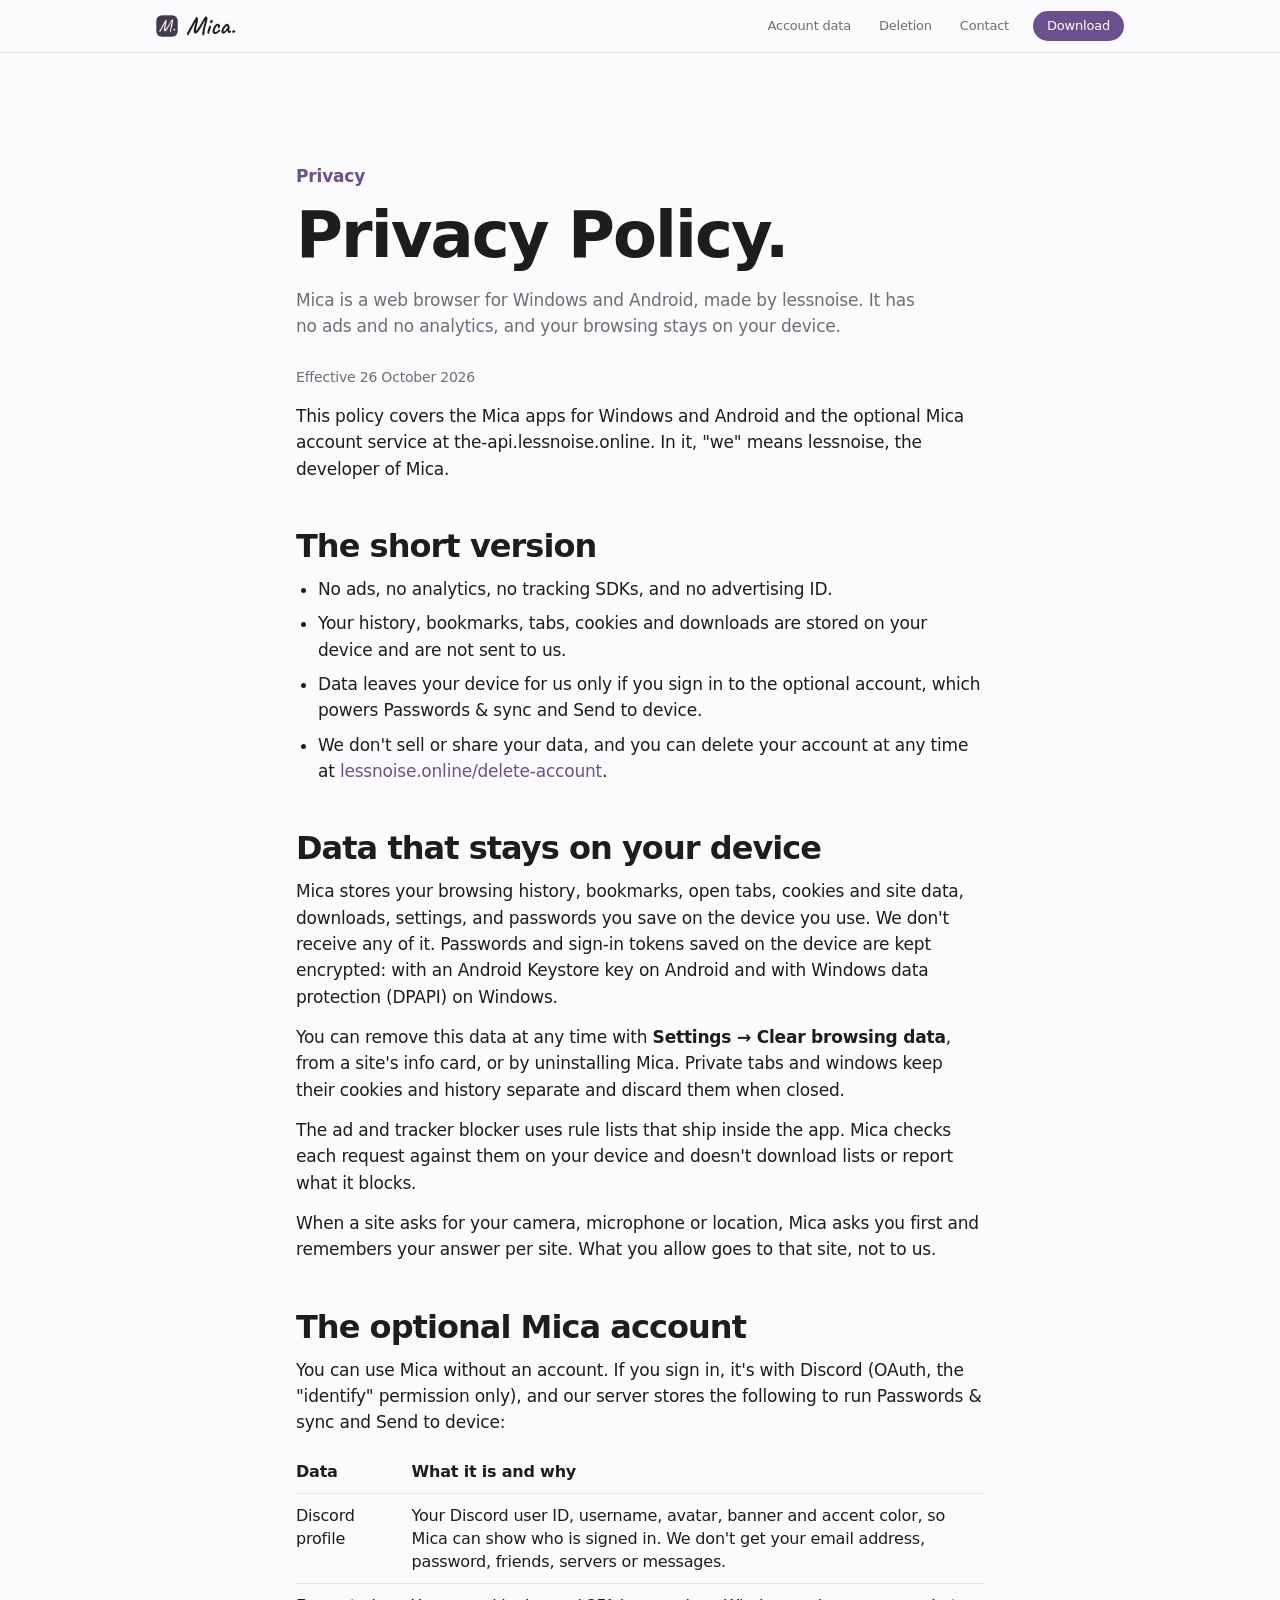
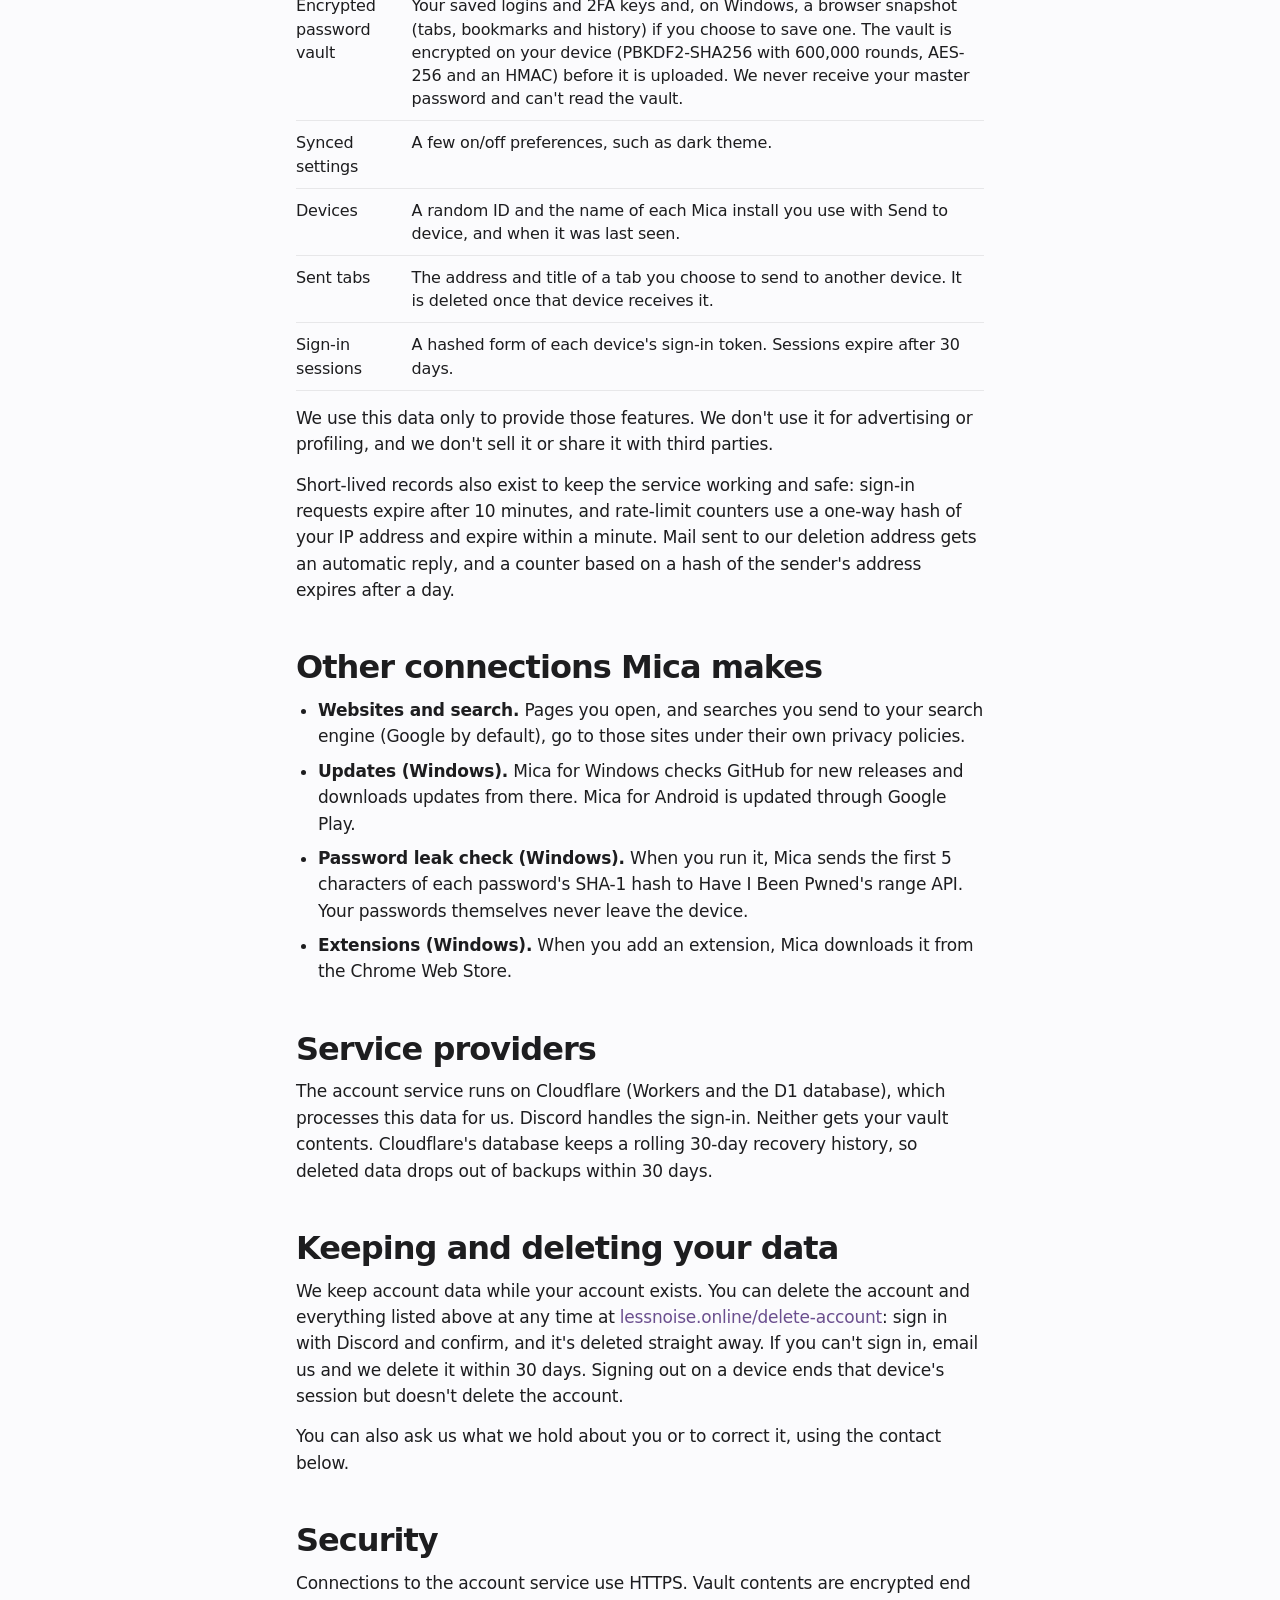
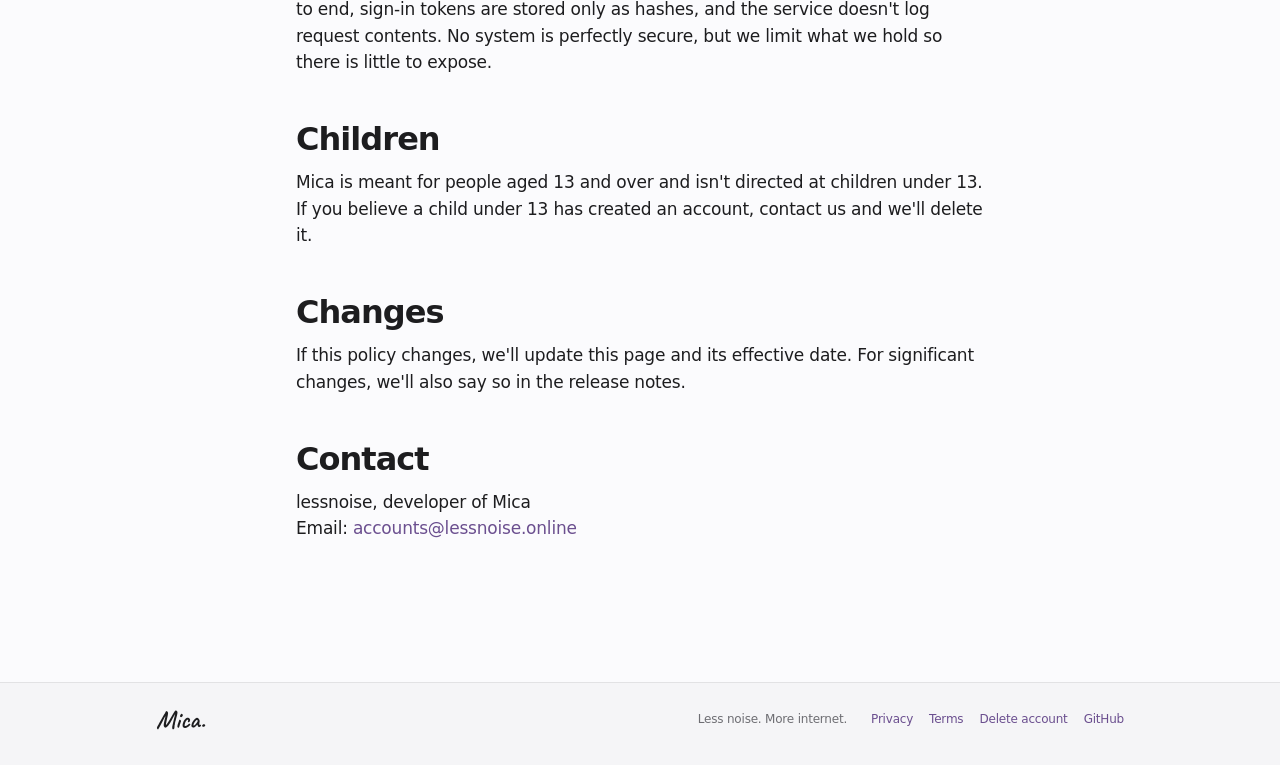
<file: privacy/index.html>
<!doctype html>
<html lang="en">
<head>
<meta charset="utf-8">
<meta name="viewport" content="width=device-width, initial-scale=1">
<title>Mica Privacy Policy</title>
<meta name="description" content="What data Mica, the browser by lessnoise, collects, why, and how to delete it. No ads, no analytics, browsing data stays on your device.">
<link rel="canonical" href="https://lessnoise.online/privacy">
<meta name="theme-color" content="#fbfbfd" media="(prefers-color-scheme: light)">
<meta name="theme-color" content="#000000" media="(prefers-color-scheme: dark)">
<link rel="icon" href="../assets/Mica.ico">
<link rel="apple-touch-icon" href="../assets/Mica.png">
<link rel="stylesheet" href="../style.css">
</head>
<body>
<header class="nav">
  <div class="nav-inner">
    <a class="brand" href="../" aria-label="Mica home"><img src="../assets/Mica.png" alt="" width="22" height="22"><span>Mica.</span></a>
    <nav aria-label="Sections">
      <a href="#account">Account data</a>
      <a href="#delete">Deletion</a>
      <a href="#contact">Contact</a>
    </nav>
    <a class="pill pill-small" href="../#download">Download</a>
  </div>
</header>

<main>
  <section class="doc">
    <p class="eyebrow">Privacy</p>
    <h1>Privacy Policy.</h1>
    <p class="lede">Mica is a web browser for Windows and Android, made by lessnoise. It has no ads and no analytics, and your browsing stays on your device.</p>
    <p class="updated">Effective 26 October 2026</p>

    <p>This policy covers the Mica apps for Windows and Android and the optional Mica account service at the-api.lessnoise.online. In it, "we" means lessnoise, the developer of Mica.</p>

    <h2>The short version</h2>
    <ul>
      <li>No ads, no analytics, no tracking SDKs, and no advertising ID.</li>
      <li>Your history, bookmarks, tabs, cookies and downloads are stored on your device and are not sent to us.</li>
      <li>Data leaves your device for us only if you sign in to the optional account, which powers Passwords &amp; sync and Send to device.</li>
      <li>We don't sell or share your data, and you can delete your account at any time at <a class="link" href="../delete-account/">lessnoise.online/delete-account</a>.</li>
    </ul>

    <h2>Data that stays on your device</h2>
    <p>Mica stores your browsing history, bookmarks, open tabs, cookies and site data, downloads, settings, and passwords you save on the device you use. We don't receive any of it. Passwords and sign-in tokens saved on the device are kept encrypted: with an Android Keystore key on Android and with Windows data protection (DPAPI) on Windows.</p>
    <p>You can remove this data at any time with <strong>Settings → Clear browsing data</strong>, from a site's info card, or by uninstalling Mica. Private tabs and windows keep their cookies and history separate and discard them when closed.</p>
    <p>The ad and tracker blocker uses rule lists that ship inside the app. Mica checks each request against them on your device and doesn't download lists or report what it blocks.</p>
    <p>When a site asks for your camera, microphone or location, Mica asks you first and remembers your answer per site. What you allow goes to that site, not to us.</p>

    <h2 id="account">The optional Mica account</h2>
    <p>You can use Mica without an account. If you sign in, it's with Discord (OAuth, the "identify" permission only), and our server stores the following to run Passwords &amp; sync and Send to device:</p>
    <table>
      <thead><tr><th>Data</th><th>What it is and why</th></tr></thead>
      <tbody>
        <tr><td>Discord profile</td><td>Your Discord user ID, username, avatar, banner and accent color, so Mica can show who is signed in. We don't get your email address, password, friends, servers or messages.</td></tr>
        <tr><td>Encrypted password vault</td><td>Your saved logins and 2FA keys and, on Windows, a browser snapshot (tabs, bookmarks and history) if you choose to save one. The vault is encrypted on your device (PBKDF2-SHA256 with 600,000 rounds, AES-256 and an HMAC) before it is uploaded. We never receive your master password and can't read the vault.</td></tr>
        <tr><td>Synced settings</td><td>A few on/off preferences, such as dark theme.</td></tr>
        <tr><td>Devices</td><td>A random ID and the name of each Mica install you use with Send to device, and when it was last seen.</td></tr>
        <tr><td>Sent tabs</td><td>The address and title of a tab you choose to send to another device. It is deleted once that device receives it.</td></tr>
        <tr><td>Sign-in sessions</td><td>A hashed form of each device's sign-in token. Sessions expire after 30 days.</td></tr>
      </tbody>
    </table>
    <p>We use this data only to provide those features. We don't use it for advertising or profiling, and we don't sell it or share it with third parties.</p>
    <p>Short-lived records also exist to keep the service working and safe: sign-in requests expire after 10 minutes, and rate-limit counters use a one-way hash of your IP address and expire within a minute. Mail sent to our deletion address gets an automatic reply, and a counter based on a hash of the sender's address expires after a day.</p>

    <h2>Other connections Mica makes</h2>
    <ul>
      <li><strong>Websites and search.</strong> Pages you open, and searches you send to your search engine (Google by default), go to those sites under their own privacy policies.</li>
      <li><strong>Updates (Windows).</strong> Mica for Windows checks GitHub for new releases and downloads updates from there. Mica for Android is updated through Google Play.</li>
      <li><strong>Password leak check (Windows).</strong> When you run it, Mica sends the first 5 characters of each password's SHA-1 hash to Have I Been Pwned's range API. Your passwords themselves never leave the device.</li>
      <li><strong>Extensions (Windows).</strong> When you add an extension, Mica downloads it from the Chrome Web Store.</li>
    </ul>

    <h2>Service providers</h2>
    <p>The account service runs on Cloudflare (Workers and the D1 database), which processes this data for us. Discord handles the sign-in. Neither gets your vault contents. Cloudflare's database keeps a rolling 30-day recovery history, so deleted data drops out of backups within 30 days.</p>

    <h2 id="delete">Keeping and deleting your data</h2>
    <p>We keep account data while your account exists. You can delete the account and everything listed above at any time at <a class="link" href="../delete-account/">lessnoise.online/delete-account</a>: sign in with Discord and confirm, and it's deleted straight away. If you can't sign in, email us and we delete it within 30 days. Signing out on a device ends that device's session but doesn't delete the account.</p>
    <p>You can also ask us what we hold about you or to correct it, using the contact below.</p>

    <h2>Security</h2>
    <p>Connections to the account service use HTTPS. Vault contents are encrypted end to end, sign-in tokens are stored only as hashes, and the service doesn't log request contents. No system is perfectly secure, but we limit what we hold so there is little to expose.</p>

    <h2>Children</h2>
    <p>Mica is meant for people aged 13 and over and isn't directed at children under 13. If you believe a child under 13 has created an account, contact us and we'll delete it.</p>

    <h2>Changes</h2>
    <p>If this policy changes, we'll update this page and its effective date. For significant changes, we'll also say so in the release notes.</p>

    <h2 id="contact">Contact</h2>
    <p>lessnoise, developer of Mica<br>Email: <a class="link" href="mailto:accounts@lessnoise.online">accounts@lessnoise.online</a></p>
  </section>
</main>

<footer>
  <div class="foot-inner">
    <span class="wordmark">Mica.</span>
    <span>Less noise. More internet.</span>
    <span class="foot-links"><a class="link" href="../privacy/">Privacy</a><a class="link" href="../terms/">Terms</a><a class="link" href="../delete-account/">Delete account</a><a class="link" href="https://github.com/RumiDaNeko/mica.">GitHub</a></span>
  </div>
</footer>
</body>
</html>
</file>
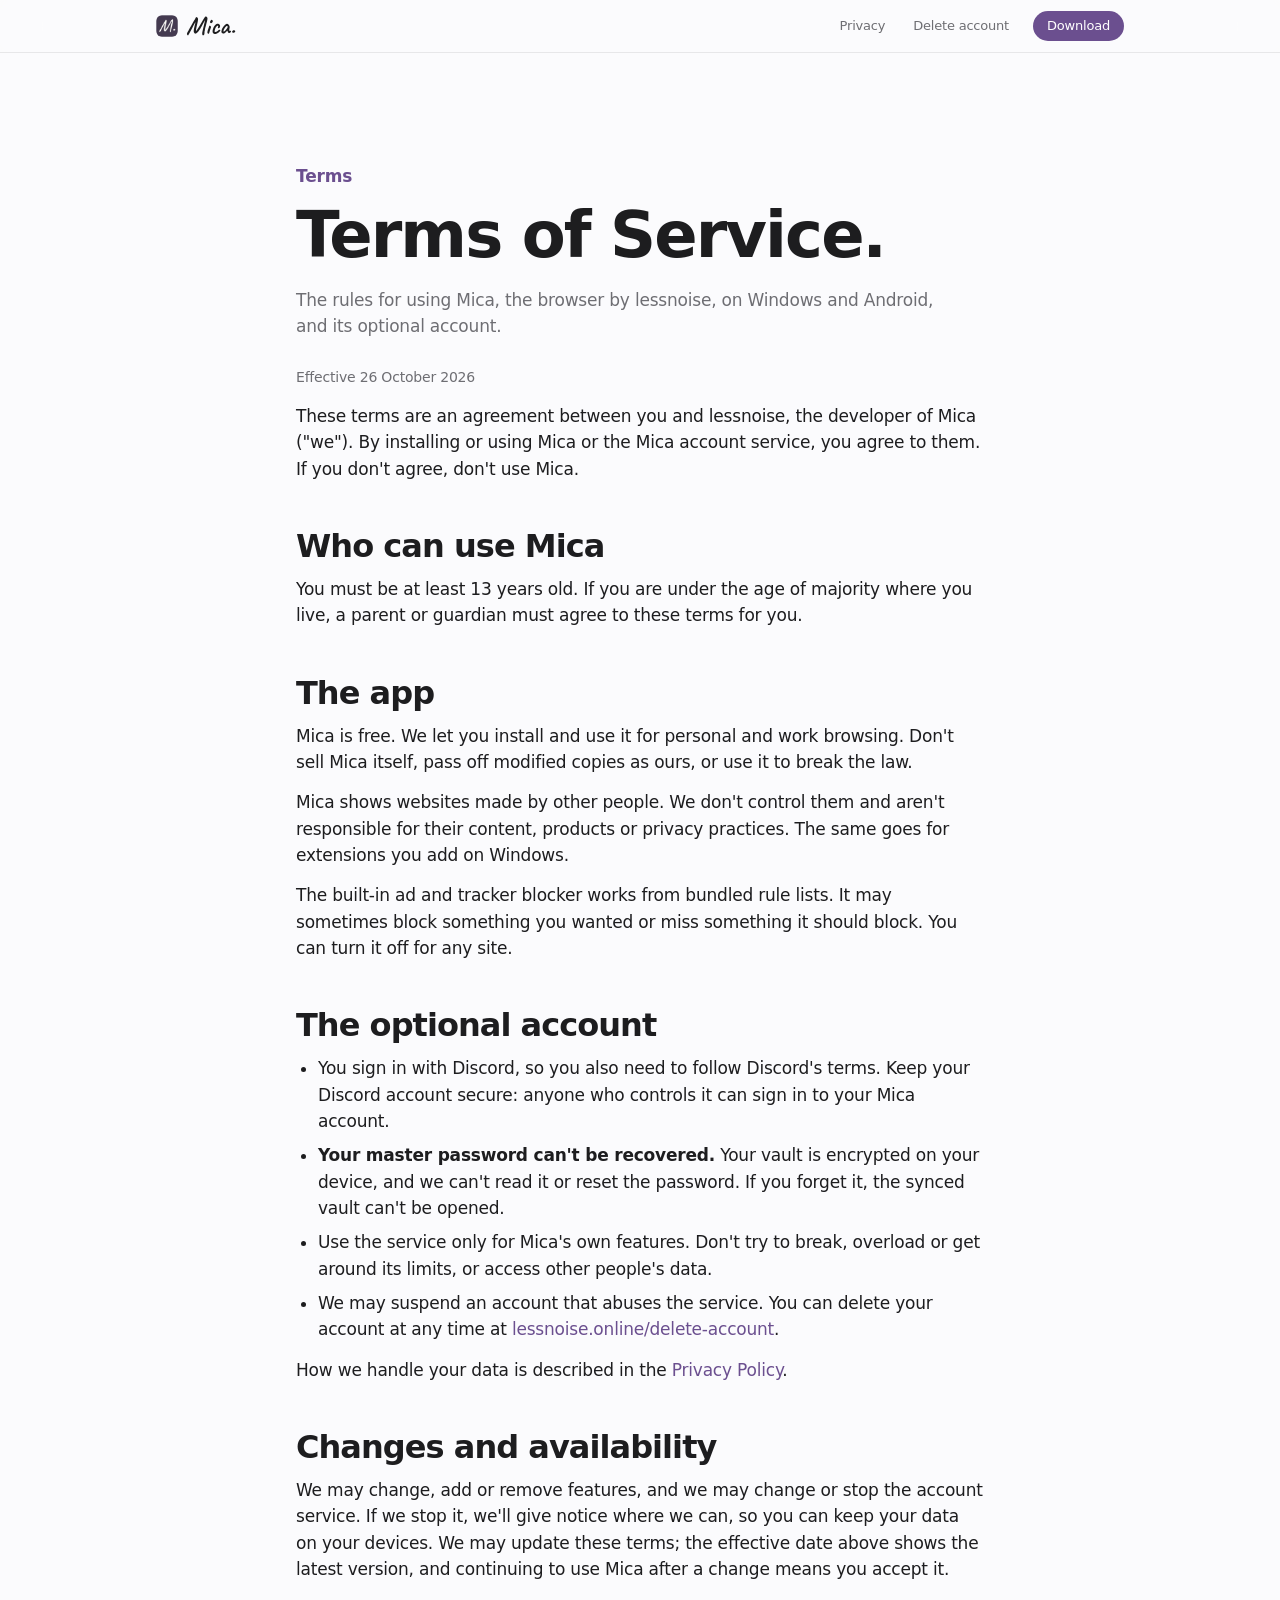
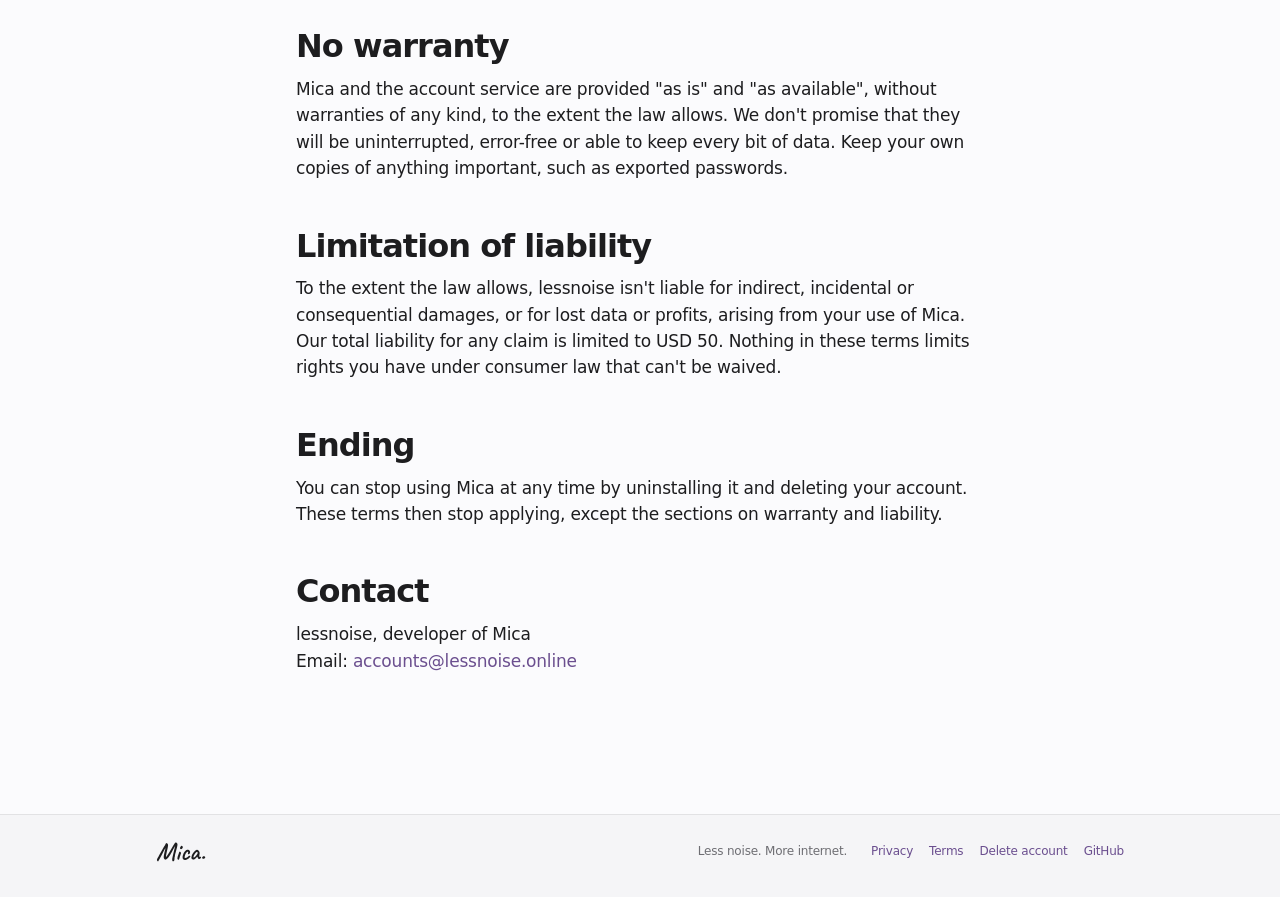
<file: terms/index.html>
<!doctype html>
<html lang="en">
<head>
<meta charset="utf-8">
<meta name="viewport" content="width=device-width, initial-scale=1">
<title>Mica Terms of Service</title>
<meta name="description" content="The terms for using Mica, the browser by lessnoise, and its optional account service.">
<link rel="canonical" href="https://lessnoise.online/terms">
<meta name="theme-color" content="#fbfbfd" media="(prefers-color-scheme: light)">
<meta name="theme-color" content="#000000" media="(prefers-color-scheme: dark)">
<link rel="icon" href="../assets/Mica.ico">
<link rel="apple-touch-icon" href="../assets/Mica.png">
<link rel="stylesheet" href="../style.css">
</head>
<body>
<header class="nav">
  <div class="nav-inner">
    <a class="brand" href="../" aria-label="Mica home"><img src="../assets/Mica.png" alt="" width="22" height="22"><span>Mica.</span></a>
    <nav aria-label="Sections">
      <a href="../privacy/">Privacy</a>
      <a href="../delete-account/">Delete account</a>
    </nav>
    <a class="pill pill-small" href="../#download">Download</a>
  </div>
</header>

<main>
  <section class="doc">
    <p class="eyebrow">Terms</p>
    <h1>Terms of Service.</h1>
    <p class="lede">The rules for using Mica, the browser by lessnoise, on Windows and Android, and its optional account.</p>
    <p class="updated">Effective 26 October 2026</p>

    <p>These terms are an agreement between you and lessnoise, the developer of Mica ("we"). By installing or using Mica or the Mica account service, you agree to them. If you don't agree, don't use Mica.</p>

    <h2>Who can use Mica</h2>
    <p>You must be at least 13 years old. If you are under the age of majority where you live, a parent or guardian must agree to these terms for you.</p>

    <h2>The app</h2>
    <p>Mica is free. We let you install and use it for personal and work browsing. Don't sell Mica itself, pass off modified copies as ours, or use it to break the law.</p>
    <p>Mica shows websites made by other people. We don't control them and aren't responsible for their content, products or privacy practices. The same goes for extensions you add on Windows.</p>
    <p>The built-in ad and tracker blocker works from bundled rule lists. It may sometimes block something you wanted or miss something it should block. You can turn it off for any site.</p>

    <h2>The optional account</h2>
    <ul>
      <li>You sign in with Discord, so you also need to follow Discord's terms. Keep your Discord account secure: anyone who controls it can sign in to your Mica account.</li>
      <li><strong>Your master password can't be recovered.</strong> Your vault is encrypted on your device, and we can't read it or reset the password. If you forget it, the synced vault can't be opened.</li>
      <li>Use the service only for Mica's own features. Don't try to break, overload or get around its limits, or access other people's data.</li>
      <li>We may suspend an account that abuses the service. You can delete your account at any time at <a class="link" href="../delete-account/">lessnoise.online/delete-account</a>.</li>
    </ul>
    <p>How we handle your data is described in the <a class="link" href="../privacy/">Privacy Policy</a>.</p>

    <h2>Changes and availability</h2>
    <p>We may change, add or remove features, and we may change or stop the account service. If we stop it, we'll give notice where we can, so you can keep your data on your devices. We may update these terms; the effective date above shows the latest version, and continuing to use Mica after a change means you accept it.</p>

    <h2>No warranty</h2>
    <p>Mica and the account service are provided "as is" and "as available", without warranties of any kind, to the extent the law allows. We don't promise that they will be uninterrupted, error-free or able to keep every bit of data. Keep your own copies of anything important, such as exported passwords.</p>

    <h2>Limitation of liability</h2>
    <p>To the extent the law allows, lessnoise isn't liable for indirect, incidental or consequential damages, or for lost data or profits, arising from your use of Mica. Our total liability for any claim is limited to USD 50. Nothing in these terms limits rights you have under consumer law that can't be waived.</p>

    <h2>Ending</h2>
    <p>You can stop using Mica at any time by uninstalling it and deleting your account. These terms then stop applying, except the sections on warranty and liability.</p>

    <h2>Contact</h2>
    <p>lessnoise, developer of Mica<br>Email: <a class="link" href="mailto:accounts@lessnoise.online">accounts@lessnoise.online</a></p>
  </section>
</main>

<footer>
  <div class="foot-inner">
    <span class="wordmark">Mica.</span>
    <span>Less noise. More internet.</span>
    <span class="foot-links"><a class="link" href="../privacy/">Privacy</a><a class="link" href="../terms/">Terms</a><a class="link" href="../delete-account/">Delete account</a><a class="link" href="https://github.com/RumiDaNeko/mica.">GitHub</a></span>
  </div>
</footer>
</body>
</html>
</file>
<file: style.css>
@font-face { font-family: "Caveat"; src: url("assets/Caveat.ttf") format("truetype"); font-display: swap; }

:root {
  --bg: #fbfbfd;
  --bg-alt: #f5f5f7;
  --tile: #ffffff;
  --ink: #1d1d1f;
  --muted: #6e6e73;
  --line: rgba(0, 0, 0, .08);
  --accent: #6b4f8f;
  --accent-ink: #ffffff;
  --tint: linear-gradient(95deg, #6b4f8f 10%, #a65e9a 60%, #d27a7a);
  --nav: rgba(251, 251, 253, .72);
  --shadow: 0 30px 60px -30px rgba(0, 0, 0, .35);
  /* Device frames: silver aluminium in light mode. */
  --metal-1: #e3e3e8; --metal-2: #c7c7cc; --metal-3: #8e8e93;
  --bezel: #0b0b0c;
  --font: -apple-system, BlinkMacSystemFont, "SF Pro Display", "Segoe UI Variable Display", "Segoe UI", system-ui, sans-serif;
}
@media (prefers-color-scheme: dark) {
  :root {
    --bg: #000000;
    --bg-alt: #0b0b0d;
    --tile: #161618;
    --ink: #f5f5f7;
    --muted: #a1a1a6;
    --line: rgba(255, 255, 255, .12);
    --accent: #c9b3ea;
    --accent-ink: #1d1d1f;
    --tint: linear-gradient(95deg, #c9b3ea 10%, #e7a6d6 60%, #f3b3a2);
    --nav: rgba(22, 22, 24, .72);
    --shadow: 0 30px 70px -24px rgba(0, 0, 0, .9);
    /* Space grey frames in dark mode. */
    --metal-1: #5a5a60; --metal-2: #3a3a3e; --metal-3: #1f1f22;
  }
}

* { box-sizing: border-box; }
html { scroll-behavior: smooth; -webkit-text-size-adjust: 100%; }
body { margin: 0; background: var(--bg); color: var(--ink); font: 17px/1.47 var(--font); letter-spacing: -0.012em; -webkit-font-smoothing: antialiased; overflow-x: hidden; }
a { color: inherit; text-decoration: none; }
img { display: block; max-width: 100%; height: auto; }
h1, h2, h3 { margin: 0; font-weight: 700; letter-spacing: -0.03em; }
.muted { color: var(--muted); }
.tint { background: var(--tint); -webkit-background-clip: text; background-clip: text; color: transparent; }

/* ---------- Nav ---------- */
.nav { position: sticky; top: 0; z-index: 10; background: var(--nav); backdrop-filter: saturate(180%) blur(20px); -webkit-backdrop-filter: saturate(180%) blur(20px); border-bottom: 1px solid var(--line); }
.nav-inner { max-width: 1000px; margin: 0 auto; height: 52px; padding: 0 16px; display: flex; align-items: center; gap: 24px; }
.brand { display: flex; align-items: center; gap: 8px; margin-right: auto; }
.brand img { border-radius: 6px; }
.brand span, .wordmark { font: 600 26px/1 "Caveat", cursive; letter-spacing: 0; }
.nav nav { display: flex; gap: 28px; font-size: 13px; }
.nav nav a { color: var(--muted); transition: color .2s; }
.nav nav a:hover { color: var(--ink); }

/* ---------- Buttons and links ---------- */
.pill { display: inline-flex; align-items: center; justify-content: center; gap: 8px; padding: 12px 24px; border-radius: 980px; background: var(--accent); color: var(--accent-ink); font-size: 17px; font-weight: 500; transition: filter .2s, transform .2s; }
.pill:hover { filter: brightness(1.08); }
.pill:active { transform: scale(.98); }
.pill svg { width: 18px; height: 18px; fill: none; stroke: currentColor; stroke-width: 2; stroke-linecap: round; stroke-linejoin: round; }
.pill-small { padding: 5px 14px; font-size: 13px; }
.pill-quiet { background: transparent; color: var(--accent); box-shadow: inset 0 0 0 1.5px var(--accent); }
.link { color: var(--accent); }
.link:hover { text-decoration: underline; }

/* ---------- Sections ---------- */
main > section { padding: clamp(80px, 12vw, 150px) 16px 0; text-align: center; }
.eyebrow { margin: 0 0 10px; font-size: clamp(17px, 2vw, 21px); font-weight: 600; color: var(--accent); letter-spacing: -0.01em; }
h1 { font-size: clamp(48px, 9vw, 96px); line-height: 1.02; }
h2 { font-size: clamp(36px, 6vw, 64px); line-height: 1.06; }
.lede { max-width: 640px; margin: 20px auto 0; font-size: clamp(19px, 2.3vw, 24px); line-height: 1.38; color: var(--muted); font-weight: 500; }
.hero { padding-top: clamp(56px, 9vw, 110px) !important; }
.cta { display: flex; flex-wrap: wrap; align-items: center; justify-content: center; gap: 14px 28px; margin-top: 32px; }
.meta { margin: 14px 0 0; font-size: 14px; color: var(--muted); min-height: 1.5em; }

/* ---------- Laptop frame ---------- */
.stage { margin: clamp(48px, 7vw, 80px) auto 0; max-width: 1060px; padding: 0 clamp(0px, 3vw, 40px); }
.laptop { position: relative; }
.lid {
  position: relative; background: var(--bezel);
  border-radius: clamp(10px, 2vw, 24px) clamp(10px, 2vw, 24px) 0 0;
  padding: clamp(10px, 2vw, 22px) clamp(10px, 2vw, 22px) clamp(14px, 2.6vw, 30px);
  box-shadow: 0 0 0 clamp(1px, .25vw, 3px) var(--metal-2), var(--shadow);
}
.camera { position: absolute; top: clamp(4px, .8vw, 9px); left: 50%; width: clamp(4px, .5vw, 6px); height: clamp(4px, .5vw, 6px); border-radius: 50%; background: #2a2a2e; transform: translateX(-50%); box-shadow: inset 0 0 0 1px #3d3d42; }
.display { aspect-ratio: 1280 / 840; overflow: hidden; border-radius: 3px; background: #000; }
.display img { width: 100%; height: 100%; object-fit: cover; object-position: top left; }
.base {
  position: relative; width: 116%; margin-left: -8%; height: clamp(12px, 1.9vw, 24px);
  background: linear-gradient(180deg, var(--metal-1) 0%, var(--metal-2) 45%, var(--metal-3) 100%);
  border-radius: 2px 2px 50% 50% / 2px 2px 100% 100%;
  box-shadow: 0 18px 30px -18px rgba(0, 0, 0, .55);
}
.notch { display: block; width: 14%; height: 45%; margin: 0 auto; background: linear-gradient(180deg, var(--metal-3), var(--metal-2)); border-radius: 0 0 12px 12px; opacity: .55; }

/* ---------- Close-up intro ---------- */
/* Always black, like a product film; space grey hardware in both themes. */
main > section.closeup { padding: 0; margin-top: clamp(80px, 12vw, 150px); background: #000; color: #f5f5f7; --metal-1: #5a5a60; --metal-2: #3a3a3e; --metal-3: #1f1f22; --shadow: 0 30px 80px -20px rgba(0, 0, 0, .9); }
.closeup-sticky { position: relative; display: flex; flex-direction: column; align-items: center; gap: 40px; padding: clamp(72px, 10vw, 120px) 16px; overflow: hidden; }
.closeup .eyebrow { color: #c9b3ea; }
.closeup-device { width: min(980px, 86vw, 92vh); transform-origin: 0 0; }
.closeup-caption { margin: 0; max-width: 560px; font-size: clamp(19px, 2.3vw, 24px); line-height: 1.38; font-weight: 500; color: #a1a1a6; }
.beam { display: none; }
/* Scroll-driven version (app.js adds .animated): the stage pins while the section scrolls past. */
.closeup.animated { height: 380vh; }
.closeup.animated .closeup-sticky { position: sticky; top: 0; height: 100vh; height: 100svh; display: block; padding: 0; }
.closeup.animated .closeup-head { position: absolute; left: 0; right: 0; top: max(13vh, 66px); z-index: 2; padding: 0 16px; opacity: 0; }
.closeup.animated .closeup-device { position: absolute; left: 50%; top: 50%; opacity: 0; will-change: transform, opacity; }
.closeup.animated .closeup-caption { position: absolute; left: 0; right: 0; bottom: 7vh; margin: 0 auto; padding: 0 16px; opacity: 0; z-index: 2; }
.closeup.animated .beam { display: block; position: absolute; inset: 0; pointer-events: none; z-index: 1; }
.beam-line { position: absolute; left: 50%; top: 0; width: 2px; height: 46vh; margin-left: -1px; background: linear-gradient(to bottom, rgba(255, 255, 255, 0), #fff); box-shadow: 0 0 18px 4px rgba(255, 255, 255, .45); transform-origin: top; transform: scaleY(0); }
.beam-cone { position: absolute; left: 50%; top: 0; width: 70vw; height: 80vh; margin-left: -35vw; background: radial-gradient(60% 100% at 50% 0%, rgba(255, 255, 255, .16), rgba(255, 255, 255, 0) 70%); opacity: 0; }
.beam-spot { position: absolute; left: 50%; top: 46vh; width: 18vw; height: 4vh; margin: -2vh 0 0 -9vw; border-radius: 50%; background: radial-gradient(closest-side, rgba(255, 255, 255, .55), rgba(255, 255, 255, 0)); filter: blur(4px); opacity: 0; }

/* ---------- Hero laptop lid (opened by scrolling, see app.js) ---------- */
.hero .laptop { perspective: 2400px; }
.hero .lid { transform-origin: 50% 100%; will-change: transform; }

/* ---------- Statement: words light up as you scroll ---------- */
main > section.statement { max-width: 1000px; margin: 0 auto; text-align: left; }
.statement-text { margin: 0; font-size: clamp(32px, 5.2vw, 60px); line-height: 1.12; font-weight: 700; letter-spacing: -0.035em; }
.statement-text .w { opacity: .16; transition: opacity .3s ease; }
.statement-text .w.lit { opacity: 1; }

/* ---------- Stacked screenshots (before / after) ---------- */
.layers { position: relative; }
.layers img { display: block; width: 100%; }
.layers .layer-after { position: absolute; inset: 0; height: 100%; object-fit: cover; object-position: top left; }

/* ---------- Spotlight keys scene ---------- */
main > section.keys { background: var(--bg-alt); padding-bottom: clamp(80px, 12vw, 150px); margin-top: clamp(80px, 12vw, 150px); }
.keys-sticky { display: flex; flex-direction: column; align-items: center; gap: 36px; }
.keycaps { display: flex; align-items: center; gap: 14px; }
.keycaps kbd { display: grid; place-items: center; min-width: 84px; height: 84px; padding: 0 22px; border-radius: 16px; font: 600 24px var(--font); color: var(--ink); background: linear-gradient(180deg, #ffffff, #f1f1f4); box-shadow: inset 0 1px 0 #fff, 0 6px 0 #c7c7cc, 0 14px 26px -8px rgba(0, 0, 0, .3); transition: none; }
.keycaps .plus { font-size: 28px; color: var(--muted); font-weight: 500; }
.keys-monitor { width: min(880px, 86vw); margin: 0; }
.keys-caption, .themes-caption { margin: 0; max-width: 600px; font-size: clamp(19px, 2.3vw, 24px); line-height: 1.38; font-weight: 500; color: var(--muted); }
@media (prefers-color-scheme: dark) {
  .keycaps kbd { background: linear-gradient(180deg, #3a3a3e, #2c2c2e); box-shadow: inset 0 1px 0 rgba(255, 255, 255, .12), 0 6px 0 #111113, 0 14px 26px -8px rgba(0, 0, 0, .8); }
}

/* ---------- Light to dark scene ---------- */
main > section.themes { margin-top: clamp(80px, 12vw, 150px); padding-bottom: clamp(80px, 12vw, 150px); }
.themes-sticky { display: flex; flex-direction: column; align-items: center; gap: 36px; }
.themes-laptop { width: min(940px, 86vw); }
.sweep { display: none; }

/* ---------- Pinned scenes (app.js adds .animated) ---------- */
.animated .keys-sticky, .animated .themes-sticky { position: sticky; top: 0; height: 100vh; height: 100svh; display: block; padding: 0; overflow: hidden; }
main > section.keys.animated { height: 340vh; padding: 0; }
main > section.themes.animated { height: 320vh; padding: 0; transition: none; }
.animated .keys-head, .animated .themes-head { position: absolute; left: 0; right: 0; top: max(9vh, 66px); padding: 0 16px; z-index: 3; }
.animated .keycaps { position: absolute; left: 50%; top: 50%; z-index: 4; transform: translate(-50%, -50%); }
.animated .keys-monitor, .animated .themes-laptop { position: absolute; left: 50%; top: 56%; transform: translate(-50%, -50%); width: min(880px, 84vw, 80vh); will-change: transform; }
.animated .keys-caption, .animated .themes-caption { position: absolute; left: 0; right: 0; bottom: 6vh; margin: 0 auto; padding: 0 16px; opacity: 0; z-index: 3; }
/* The Spotlight caption lands over the zoomed screen: fade the screen out behind it. */
.animated .keys-caption { bottom: 0; max-width: none; padding: 150px max(16px, calc(50% - 320px)) 8vh; background: linear-gradient(to bottom, transparent, var(--bg-alt) 62%); }
.animated .layer-after { will-change: opacity, clip-path; }
.animated .sweep { display: block; position: absolute; top: 0; bottom: 0; left: 100%; width: 3px; margin-left: -1.5px; background: #fff; box-shadow: 0 0 24px 6px rgba(255, 255, 255, .7), 0 0 80px 20px rgba(201, 179, 234, .45); opacity: 0; z-index: 2; }

/* ---------- Monitor frame ---------- */
.monitor { max-width: 960px; margin: clamp(44px, 6vw, 72px) auto 0; }
.panel { background: var(--bezel); padding: clamp(7px, 1.1vw, 14px); border-radius: clamp(10px, 1.6vw, 20px); box-shadow: 0 0 0 clamp(1px, .2vw, 2px) var(--metal-2), var(--shadow); }
.panel img { width: 100%; border-radius: 3px; }
.neck { width: 15%; height: clamp(36px, 7vw, 92px); margin: 0 auto; background: linear-gradient(90deg, var(--metal-2), var(--metal-1) 50%, var(--metal-2)); clip-path: polygon(10% 0, 90% 0, 100% 100%, 0 100%); }
.foot { width: 32%; height: clamp(6px, .9vw, 11px); margin: 0 auto; background: linear-gradient(180deg, var(--metal-1), var(--metal-3)); border-radius: 3px 3px 12px 12px; box-shadow: 0 14px 24px -12px rgba(0, 0, 0, .5); }

/* ---------- Feature tiles ---------- */
.features { max-width: 1080px; margin: 0 auto; }
.bento { display: grid; grid-template-columns: repeat(3, 1fr); grid-auto-flow: dense; gap: 20px; margin-top: clamp(40px, 6vw, 64px); text-align: left; }
.tile { position: relative; display: flex; flex-direction: column; min-height: 440px; padding: clamp(24px, 3vw, 36px) clamp(24px, 3vw, 36px) 0; border-radius: 28px; background: var(--tile); overflow: hidden; box-shadow: 0 1px 0 var(--line), 0 12px 40px -24px rgba(0, 0, 0, .25); }
.tile-wide { grid-column: span 2; }
.tile-tall { grid-row: span 2; }
.tile-dark { background: #000; color: #f5f5f7; }
.tile-dark .tile-copy p:not(.eyebrow) { color: #a1a1a6; }
.tile-dark .eyebrow { color: #c9b3ea; }
.tile-copy { max-width: 440px; }
.tile .eyebrow { font-size: 15px; margin-bottom: 6px; }
.tile h3 { font-size: clamp(24px, 2.6vw, 32px); line-height: 1.1; }
.tile-copy p:not(.eyebrow) { margin: 10px 0 0; color: var(--muted); font-size: 17px; }
/* Screenshots bleed off the bottom of their tile; tall ones are cropped from the top so tiles stay even. */
.shot-float { margin: 28px 0 -28px; width: 100%; max-height: 340px; object-fit: cover; object-position: top; border-radius: 14px; box-shadow: 0 0 0 1px var(--line), 0 24px 50px -22px rgba(0, 0, 0, .45); }
.tile-wide .shot-float { width: 82%; max-height: 300px; margin-left: auto; margin-right: auto; }
/* The sidebar capture has a transparent background; give it the light theme it was taken in. */
.shot-sidebar { margin: 28px auto -40px; width: min(62%, 260px); border-radius: 18px; background: #faf8f4; box-shadow: 0 0 0 1px var(--line), 0 24px 50px -22px rgba(0, 0, 0, .45); }

/* ---------- The island: a live model of the corner card ---------- */
.island-scene { max-width: 1000px; margin: 0 auto; }
.island-stage { position: relative; max-width: 760px; height: clamp(300px, 44vw, 400px); margin: clamp(40px, 6vw, 64px) auto 0; border-radius: 22px; background: var(--tile); overflow: hidden; box-shadow: 0 0 0 1px var(--line), 0 30px 60px -36px rgba(0, 0, 0, .4); text-align: left; }
.island-page { position: absolute; inset: 0; padding: clamp(28px, 5vw, 48px); display: flex; flex-direction: column; gap: 14px; }
.island-page .line { display: block; height: 12px; border-radius: 6px; background: var(--bg-alt); }
.island-page .line:first-child { height: 26px; margin-bottom: 10px; }
.w40 { width: 40%; } .w50 { width: 50%; } .w60 { width: 60%; } .w70 { width: 70%; } .w80 { width: 80%; } .w85 { width: 85%; } .w90 { width: 90%; }
.island { position: absolute; right: 16px; bottom: 18px; display: flex; flex-direction: column; align-items: stretch; gap: 0; padding: 6px 14px; min-width: 0; border-radius: 16px; background: var(--tile); border: 1px solid var(--line); box-shadow: 0 10px 30px -10px rgba(37, 32, 50, .35); font-size: 13px; transition: transform .35s cubic-bezier(.2, .7, .2, 1), opacity .25s; }
.island-row { display: flex; align-items: center; gap: 10px; max-height: 0; opacity: 0; overflow: hidden; transition: max-height .45s cubic-bezier(.2, .7, .2, 1), opacity .3s, margin .45s; width: 260px; }
.island-row.on { max-height: 52px; opacity: 1; margin-bottom: 8px; }
.island-glyph { width: 16px; color: var(--accent); text-align: center; }
.island-name { flex: 1; min-width: 0; overflow: hidden; white-space: nowrap; text-overflow: ellipsis; }
.island-btn { width: 22px; text-align: center; color: var(--ink); font-size: 12px; }
.island-level { width: 44px; text-align: center; font-variant-numeric: tabular-nums; }
.island-zoom .island-glyph { margin-right: auto; }
.island-download { flex-wrap: wrap; row-gap: 6px; }
.island-note { font-size: 11px; color: var(--muted); font-variant-numeric: tabular-nums; }
.island-bar { flex-basis: 100%; height: 3px; border-radius: 2px; background: var(--line); overflow: hidden; }
.island-bar span { display: block; height: 100%; width: 45%; background: var(--accent); border-radius: 2px; transition: width .4s linear; }
.island-mem { display: flex; align-items: center; justify-content: flex-end; gap: 7px; font-size: 12px; color: var(--muted); }
.island-dot { width: 6px; height: 6px; border-radius: 50%; background: var(--accent); }
.island.away { transform: translateY(10px); opacity: 0; }
/* Without the script, every row shows at once. */
html:not(.js) .island-row { max-height: none; opacity: 1; margin-bottom: 8px; }
.island-points { list-style: none; padding: 0; margin: clamp(36px, 5vw, 52px) auto 0; max-width: 860px; display: grid; grid-template-columns: repeat(3, 1fr); gap: 24px; text-align: left; color: var(--muted); font-size: 17px; }
.island-points strong { display: block; color: var(--ink); font-size: 19px; margin-bottom: 4px; }
.more-list { max-width: 720px; margin: 36px auto 0; color: var(--muted); font-size: 17px; }

/* ---------- Platforms ---------- */
.platforms { display: grid; grid-template-columns: repeat(2, 1fr); gap: 20px; margin-top: clamp(36px, 5vw, 56px); text-align: left; }
.platform { position: relative; display: flex; flex-direction: column; gap: 8px; padding: 30px 28px 28px; border-radius: 28px; background: var(--tile); box-shadow: 0 1px 0 var(--line), 0 12px 40px -24px rgba(0, 0, 0, .25); }
.platform.recommended { box-shadow: 0 0 0 2px var(--accent), 0 18px 50px -24px rgba(107, 79, 143, .5); }
.platform .badge { left: 28px; transform: none; }
.platform-icon { width: 30px; height: 30px; fill: currentColor; color: var(--ink); margin-bottom: 6px; }
.platform h3 { font-size: 28px; }
.platform-note { margin: 0 0 14px; color: var(--muted); font-size: 15px; }
.choices { margin-top: auto; display: grid; gap: 10px; }
.choice { display: flex; align-items: baseline; justify-content: space-between; gap: 12px; padding: 13px 18px; border-radius: 14px; background: var(--accent); color: var(--accent-ink); font-weight: 600; transition: filter .2s, transform .2s; }
.choice small { font-weight: 500; font-size: 13px; opacity: .8; text-align: right; }
.choice:hover { filter: brightness(1.08); }
.choice:active { transform: scale(.99); }
.choice.quiet { background: transparent; color: var(--accent); box-shadow: inset 0 0 0 1.5px var(--accent); }
.choice.soon, .choice[aria-disabled="true"] { background: var(--bg-alt); color: var(--muted); box-shadow: none; pointer-events: none; }

/* ---------- Download ---------- */
.download { max-width: 960px; margin: 0 auto; }
.options { display: grid; grid-template-columns: repeat(2, 1fr); gap: 20px; margin-top: clamp(36px, 5vw, 56px); }
.option { position: relative; display: flex; flex-direction: column; align-items: center; gap: 10px; padding: 40px 28px 32px; border-radius: 28px; background: var(--tile); box-shadow: 0 1px 0 var(--line), 0 12px 40px -24px rgba(0, 0, 0, .25); }
.option.recommended { box-shadow: 0 0 0 2px var(--accent), 0 18px 50px -24px rgba(107, 79, 143, .5); }
.option h3 { font-size: 32px; }
.option p { margin: 0; color: var(--muted); max-width: 320px; }
.option .size { font-size: 15px; font-weight: 600; color: var(--ink); }
.option .pill { margin-top: auto; }
.option > p:last-of-type { margin-bottom: 18px; }
.badge { position: absolute; top: -13px; left: 50%; transform: translateX(-50%); padding: 4px 12px; border-radius: 980px; background: var(--accent); color: var(--accent-ink); font-size: 12px; font-weight: 600; white-space: nowrap; }
.fine { max-width: 640px; margin: 28px auto 0; font-size: 14px; color: var(--muted); }

/* ---------- Releases ---------- */
.releases { max-width: 820px; margin: 0 auto; }
.release-list { list-style: none; padding: 0; margin: 40px 0 24px; display: grid; gap: 16px; text-align: left; }
.release-list li { background: var(--tile); border-radius: 22px; padding: 24px 28px; box-shadow: 0 1px 0 var(--line); }
.release-list .head { display: flex; flex-wrap: wrap; align-items: baseline; gap: 6px 14px; }
.release-list h3 { font-size: 22px; letter-spacing: -0.02em; }
.release-list .badge-inline { font-size: 12px; font-weight: 600; color: var(--accent); }
.release-list time { font-size: 14px; color: var(--muted); }
.release-list .notes { margin-top: 10px; color: var(--muted); font-size: 15px; white-space: pre-line; overflow-wrap: anywhere; }
.release-list .notes:empty { display: none; }
.release-list .notes.clamped { max-height: 9.6em; overflow: hidden; -webkit-mask-image: linear-gradient(#000 55%, transparent); mask-image: linear-gradient(#000 55%, transparent); }
.release-list .more { margin-top: 8px; padding: 0; border: 0; background: none; color: var(--accent); font: 500 15px var(--font); cursor: pointer; }

/* ---------- Footer ---------- */
footer { margin-top: clamp(80px, 12vw, 140px); background: var(--bg-alt); border-top: 1px solid var(--line); }
.foot-inner { max-width: 1000px; margin: 0 auto; padding: 24px 16px 32px; display: flex; flex-wrap: wrap; align-items: center; gap: 8px 24px; font-size: 12px; color: var(--muted); }
.foot-inner .wordmark { color: var(--ink); margin-right: auto; }

/* ---------- Scroll reveal (only when JS runs, so content is never hidden without it) ---------- */
.js .reveal, .js .reveal-scale { opacity: 0; transition: opacity 1s cubic-bezier(.2, .7, .2, 1), transform 1s cubic-bezier(.2, .7, .2, 1); }
.js .reveal { transform: translateY(28px); }
.js .reveal-scale { transform: translateY(40px) scale(.94); transition-duration: 1.3s; }
.js .reveal.in, .js .reveal-scale.in { opacity: 1; transform: none; }

/* ---------- Narrow screens ---------- */
@media (max-width: 860px) {
  .bento { grid-template-columns: 1fr; }
  .tile-wide, .tile-tall { grid-column: auto; grid-row: auto; }
  .tile { min-height: 0; }
  .tile-wide .shot-float { width: 100%; }
  .options { grid-template-columns: 1fr; gap: 28px; }
  .platforms, .island-points { grid-template-columns: 1fr; }
}
@media (max-width: 600px) {
  .nav nav { display: none; }
  .base { width: 108%; margin-left: -4%; }
}
@media (prefers-reduced-motion: reduce) {
  html { scroll-behavior: auto; }
  .js .reveal, .js .reveal-scale { opacity: 1; transform: none; transition: none; }
  .pill { transition: none; }
  .island, .island-row, .island-bar span, .choice { transition: none; }
}

/* ---------- Reading pages (privacy, terms, delete account) ---------- */
main > section.doc { max-width: 720px; margin: 0 auto; padding: clamp(56px, 9vw, 110px) 16px 0; text-align: left; }
.doc h1 { font-size: clamp(40px, 7vw, 64px); }
.doc .lede { margin: 18px 0 28px; }
.doc h2 { font-size: clamp(24px, 3.4vw, 32px); margin: 48px 0 12px; }
.doc p, .doc li { font-size: 17px; line-height: 1.55; }
.doc p { margin: 0 0 14px; }
.doc ol, .doc ul { margin: 0 0 14px; padding-left: 22px; }
.doc li { margin-bottom: 8px; }
.doc .muted { color: var(--muted); }
.doc .card { margin: 28px 0 0; padding: 22px 24px; border-radius: 18px; background: var(--tile); border: 1px solid var(--line); }
.doc .card p:last-child { margin-bottom: 0; }
.doc .mail { font-size: 19px; font-weight: 600; overflow-wrap: anywhere; }
.doc table { width: 100%; border-collapse: collapse; margin: 0 0 14px; font-size: 16px; }
.doc th, .doc td { text-align: left; vertical-align: top; padding: 10px 12px 10px 0; border-bottom: 1px solid var(--line); line-height: 1.45; }
.doc th { font-weight: 600; }
@media (max-width: 560px) { .doc table, .doc tbody, .doc tr, .doc td { display: block; } .doc thead { display: none; } .doc td { border: 0; padding: 2px 0; } .doc tr { padding: 10px 0; border-bottom: 1px solid var(--line); } .doc td:first-child { font-weight: 600; } }
.doc .updated { font-size: 14px; color: var(--muted); }
.foot-inner .foot-links { display: flex; gap: 16px; }
</file>
